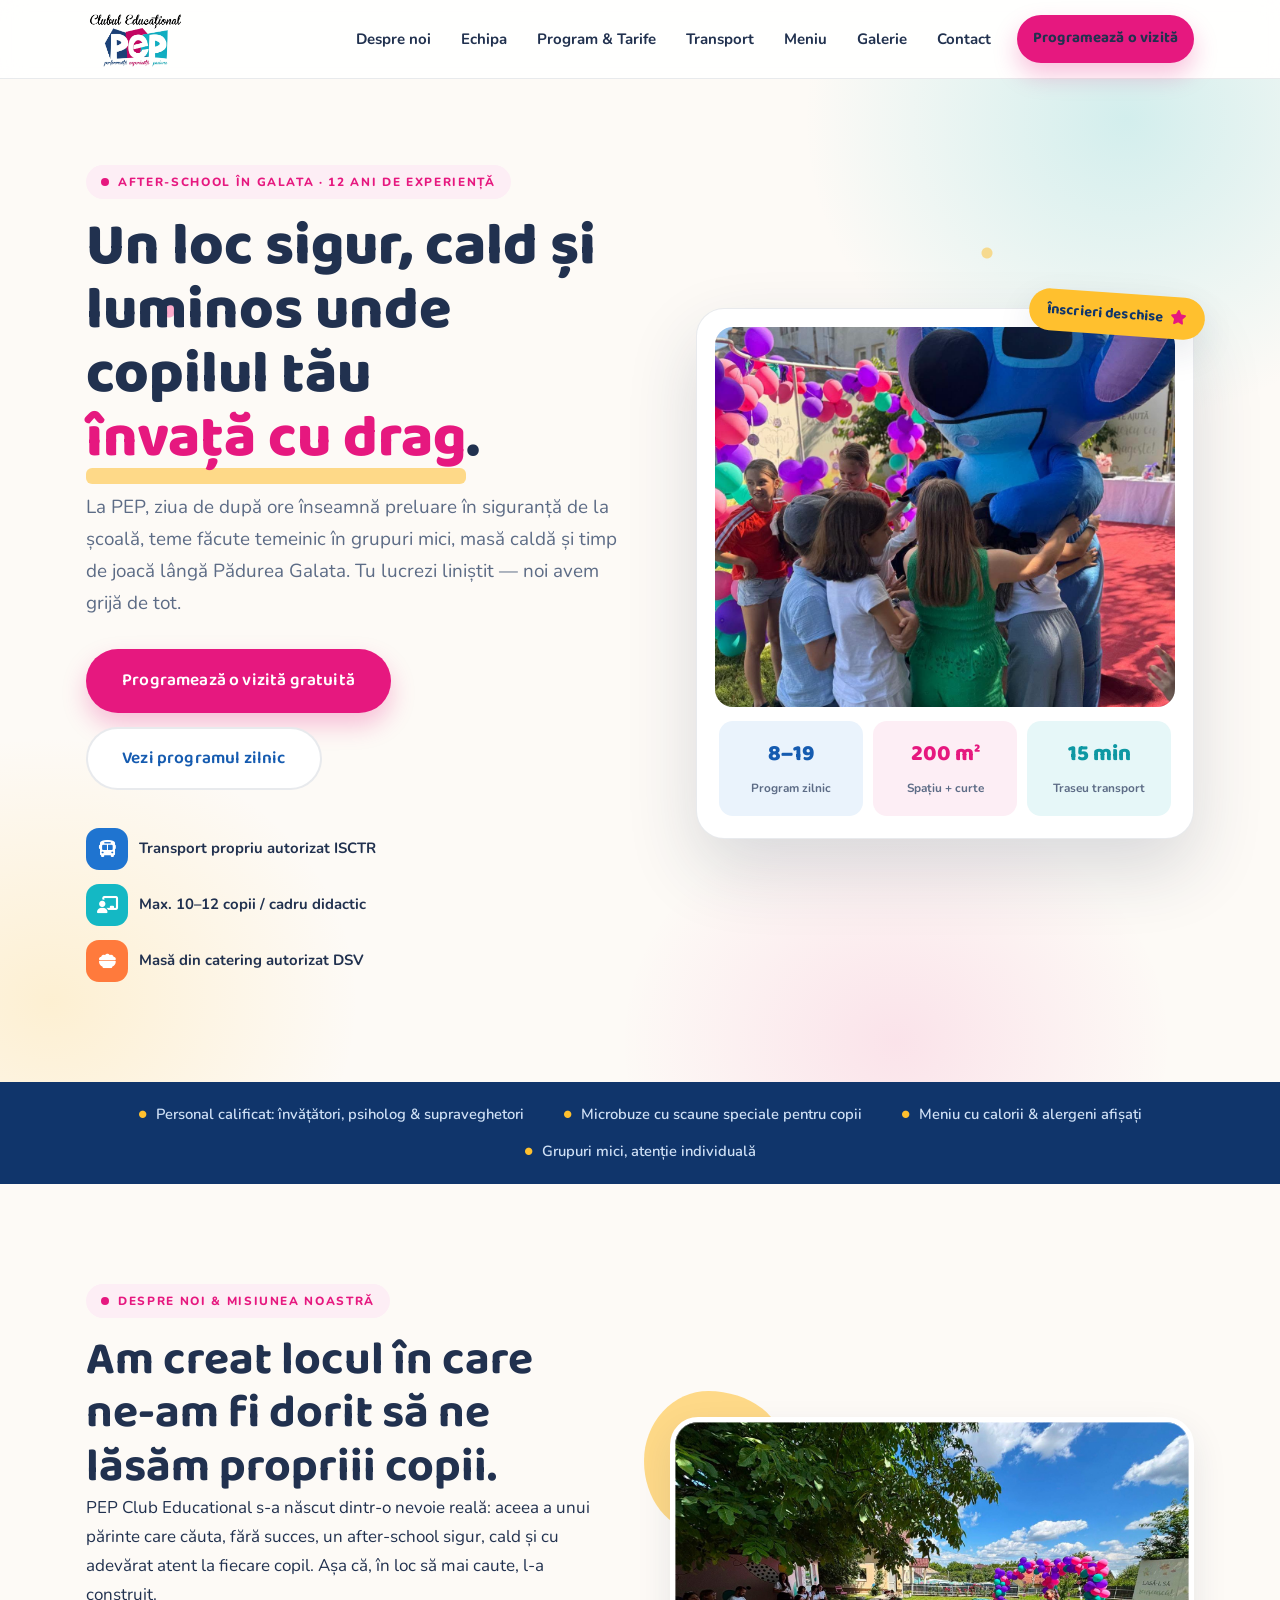
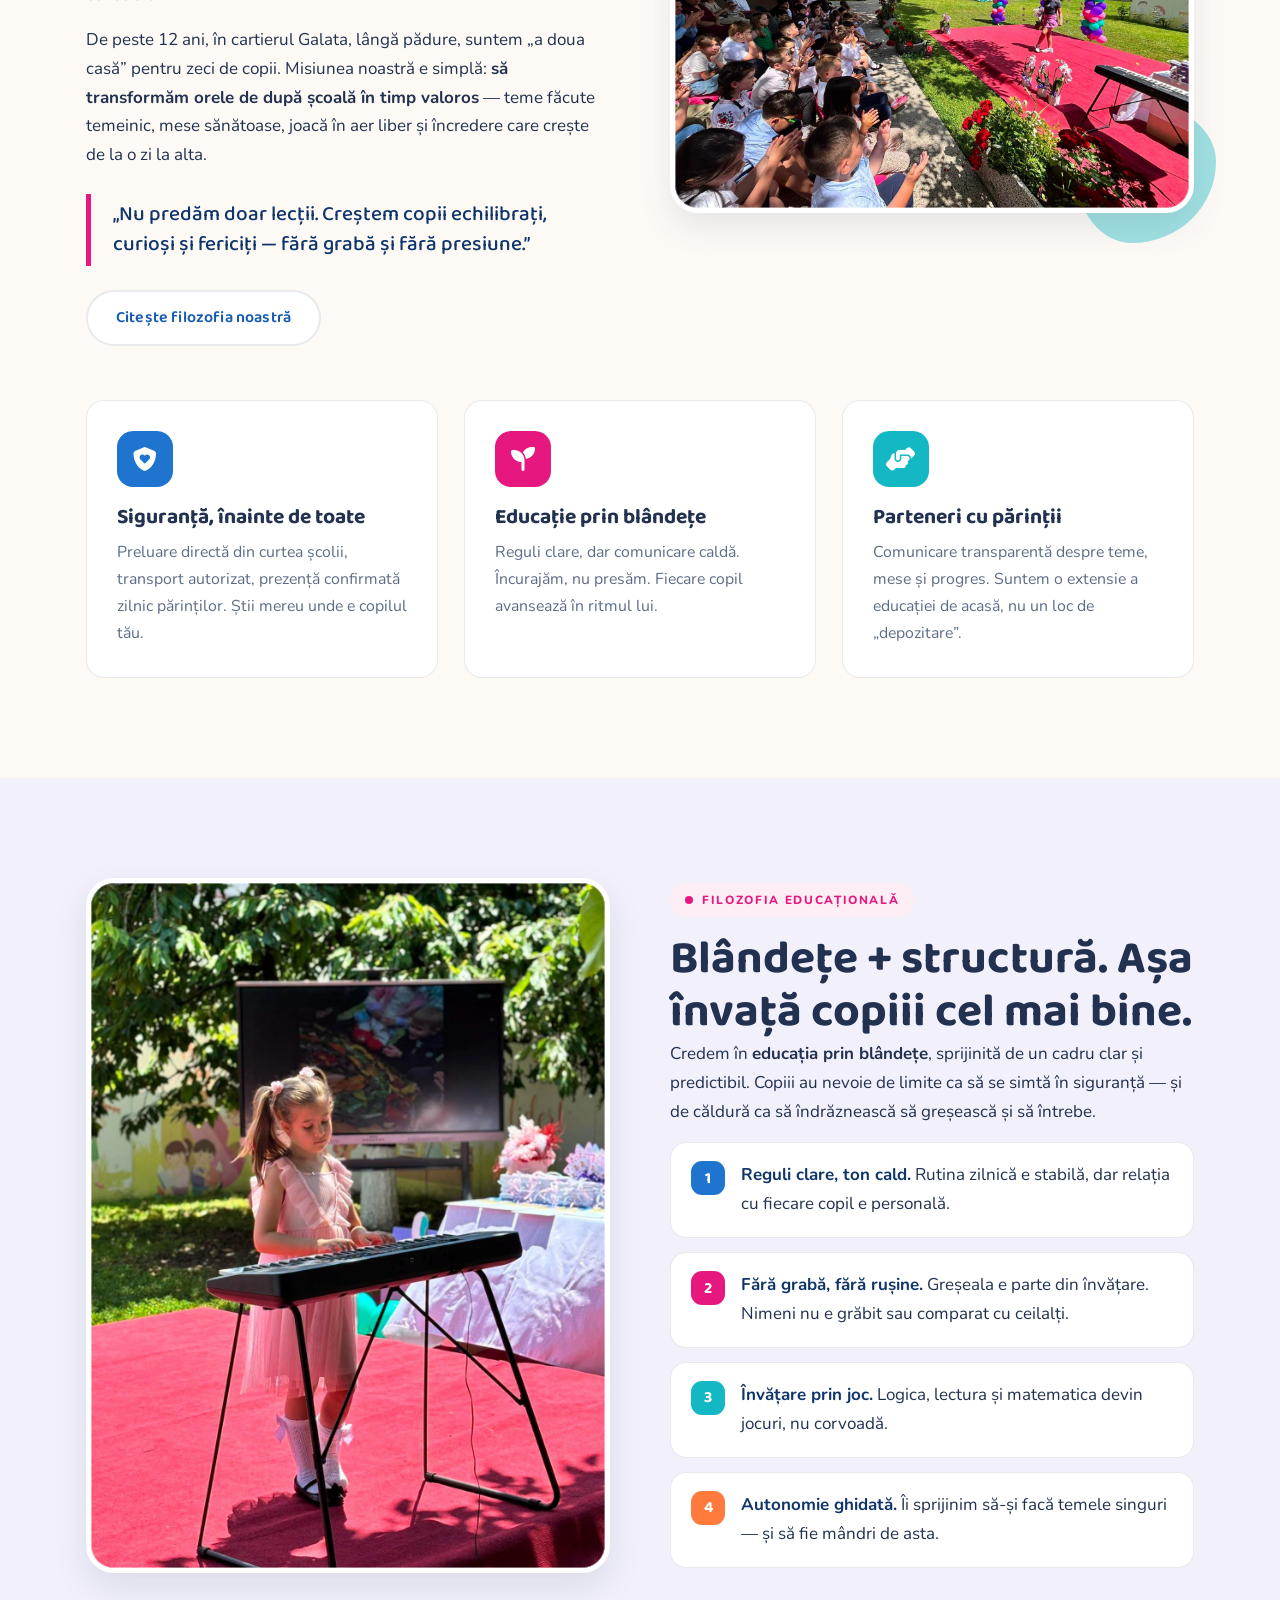
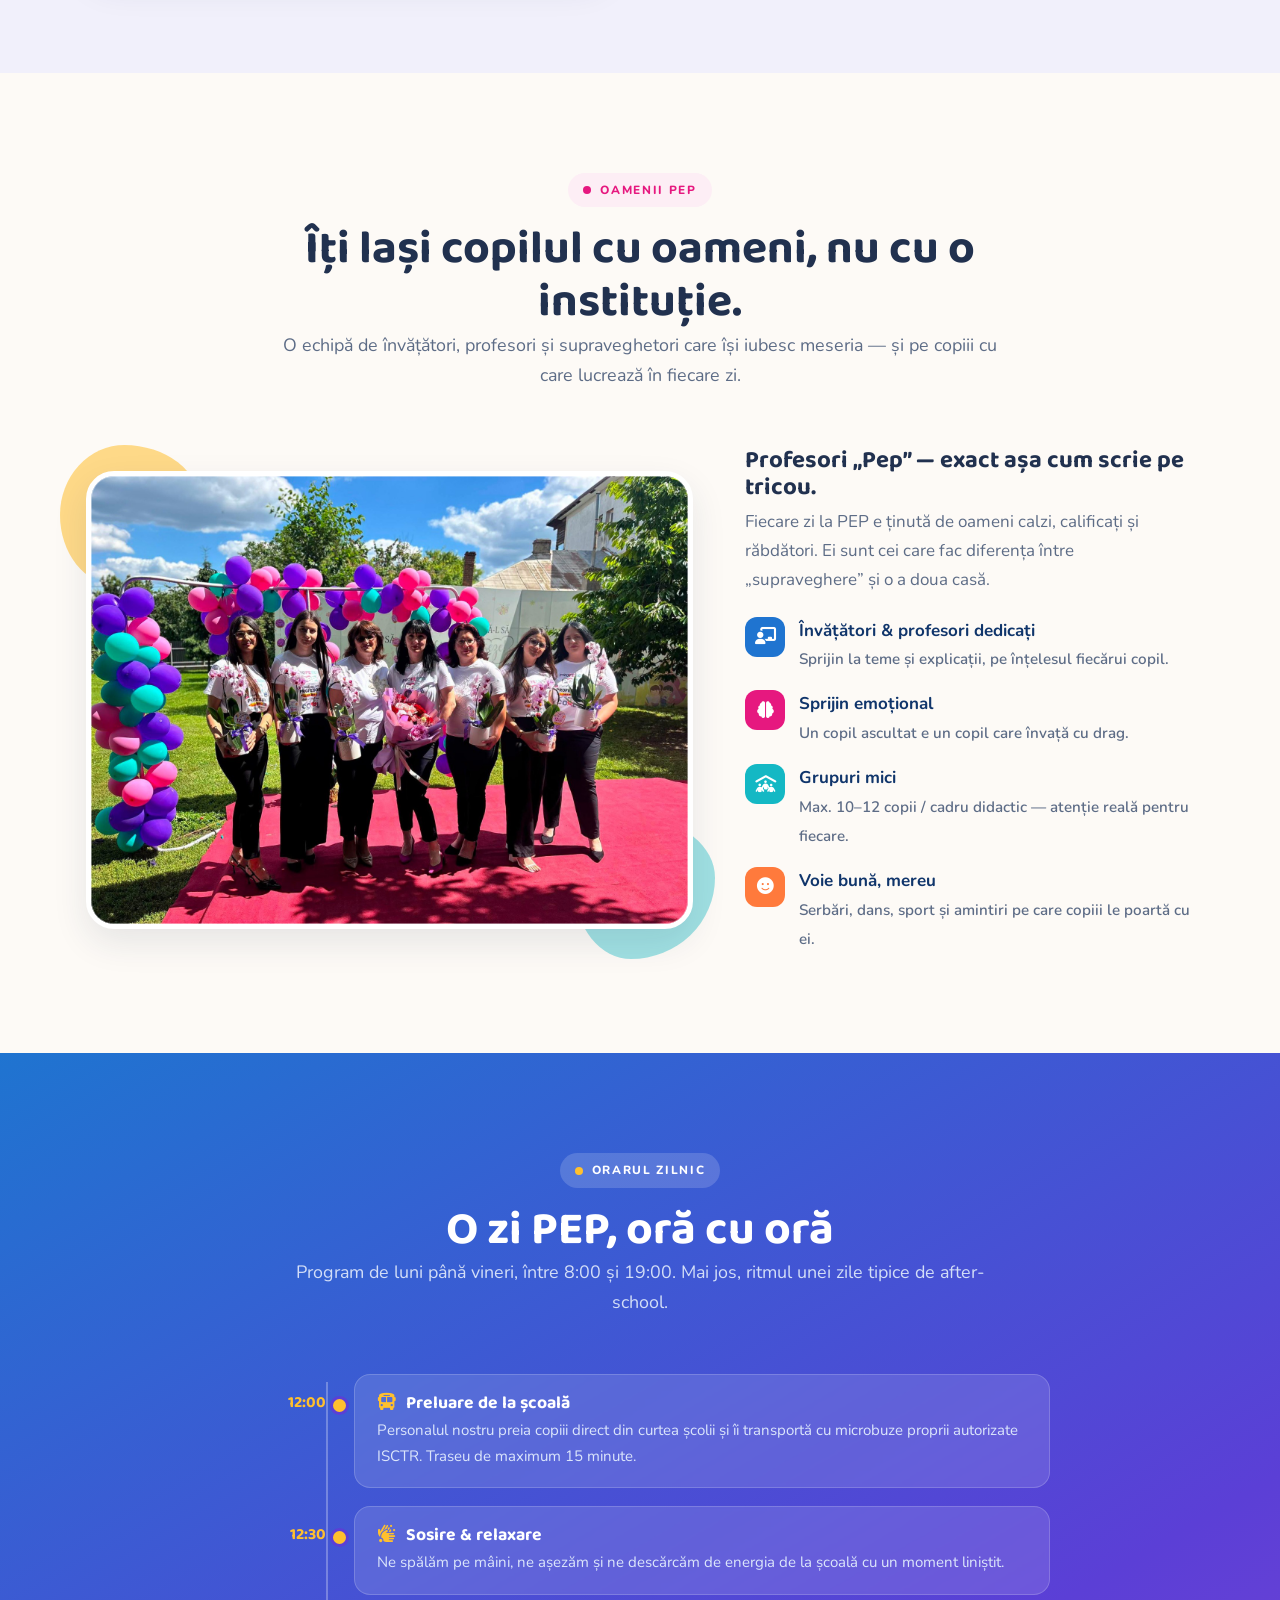
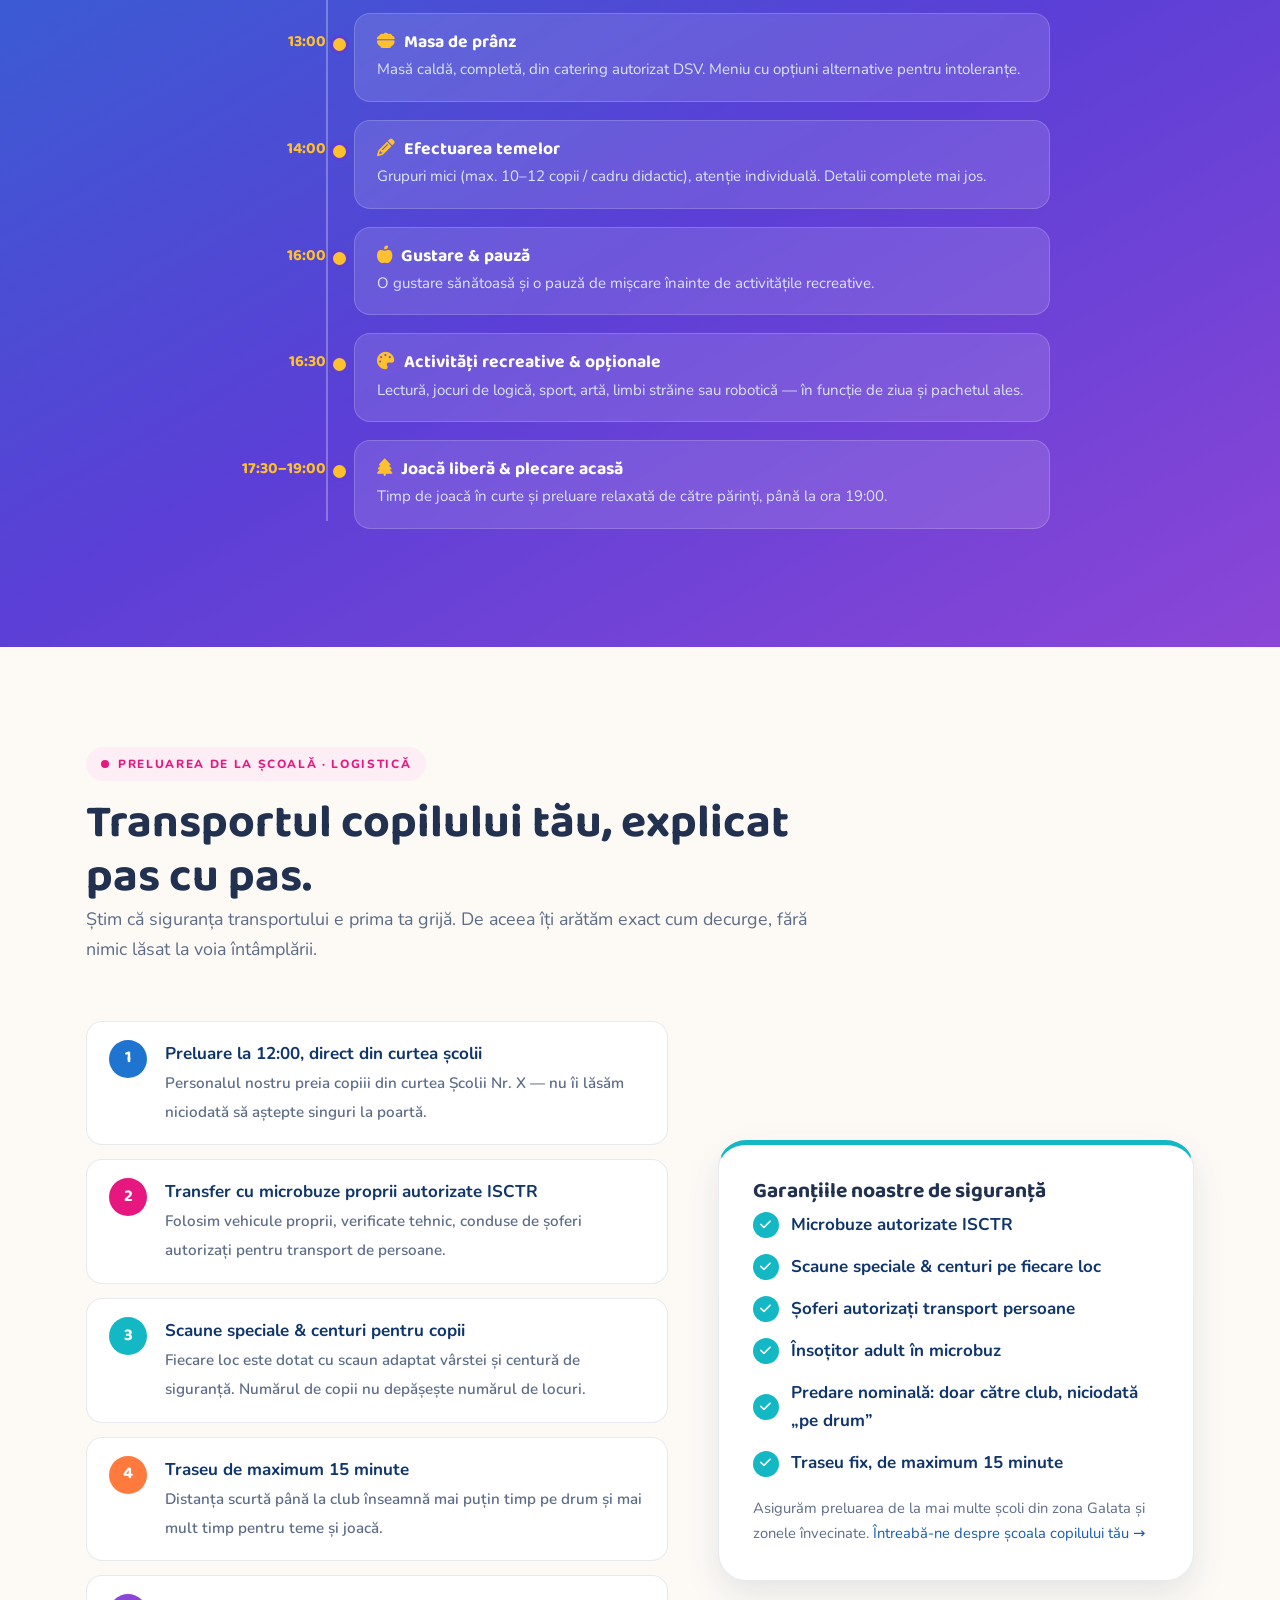
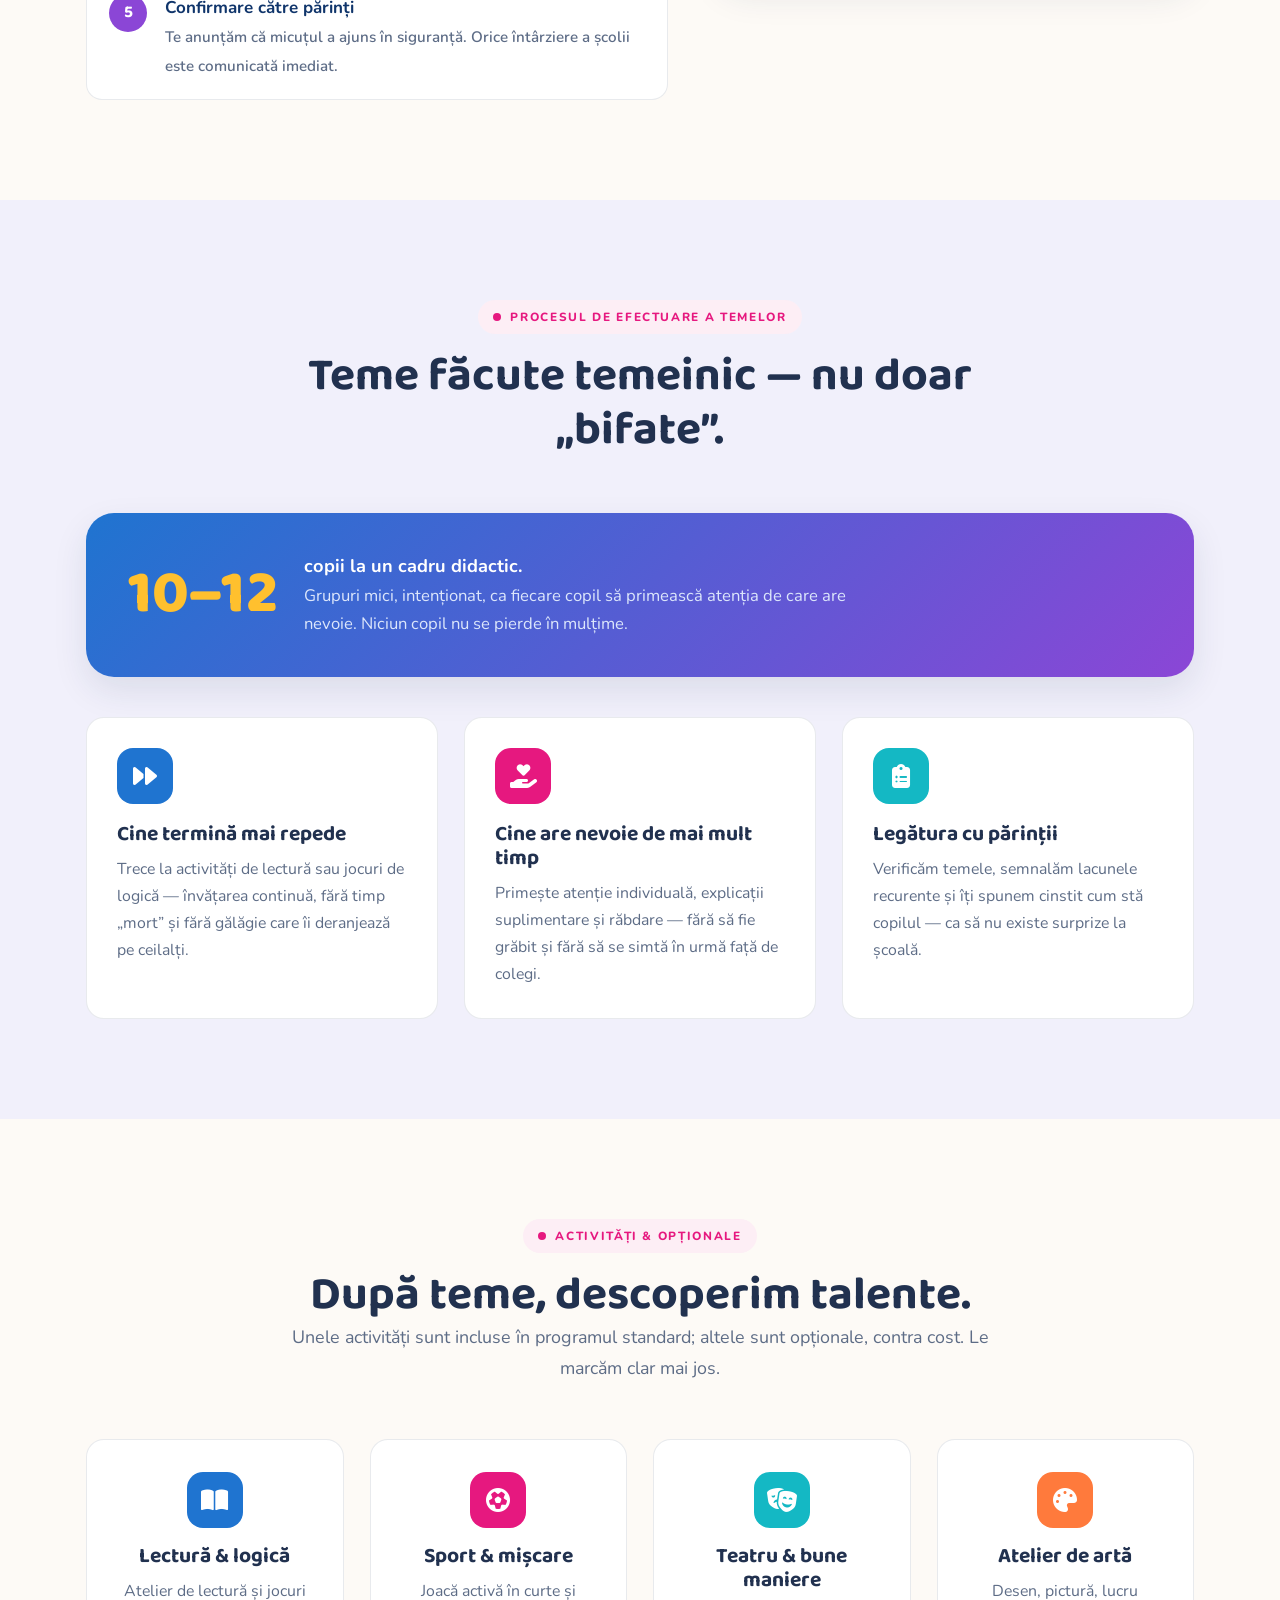
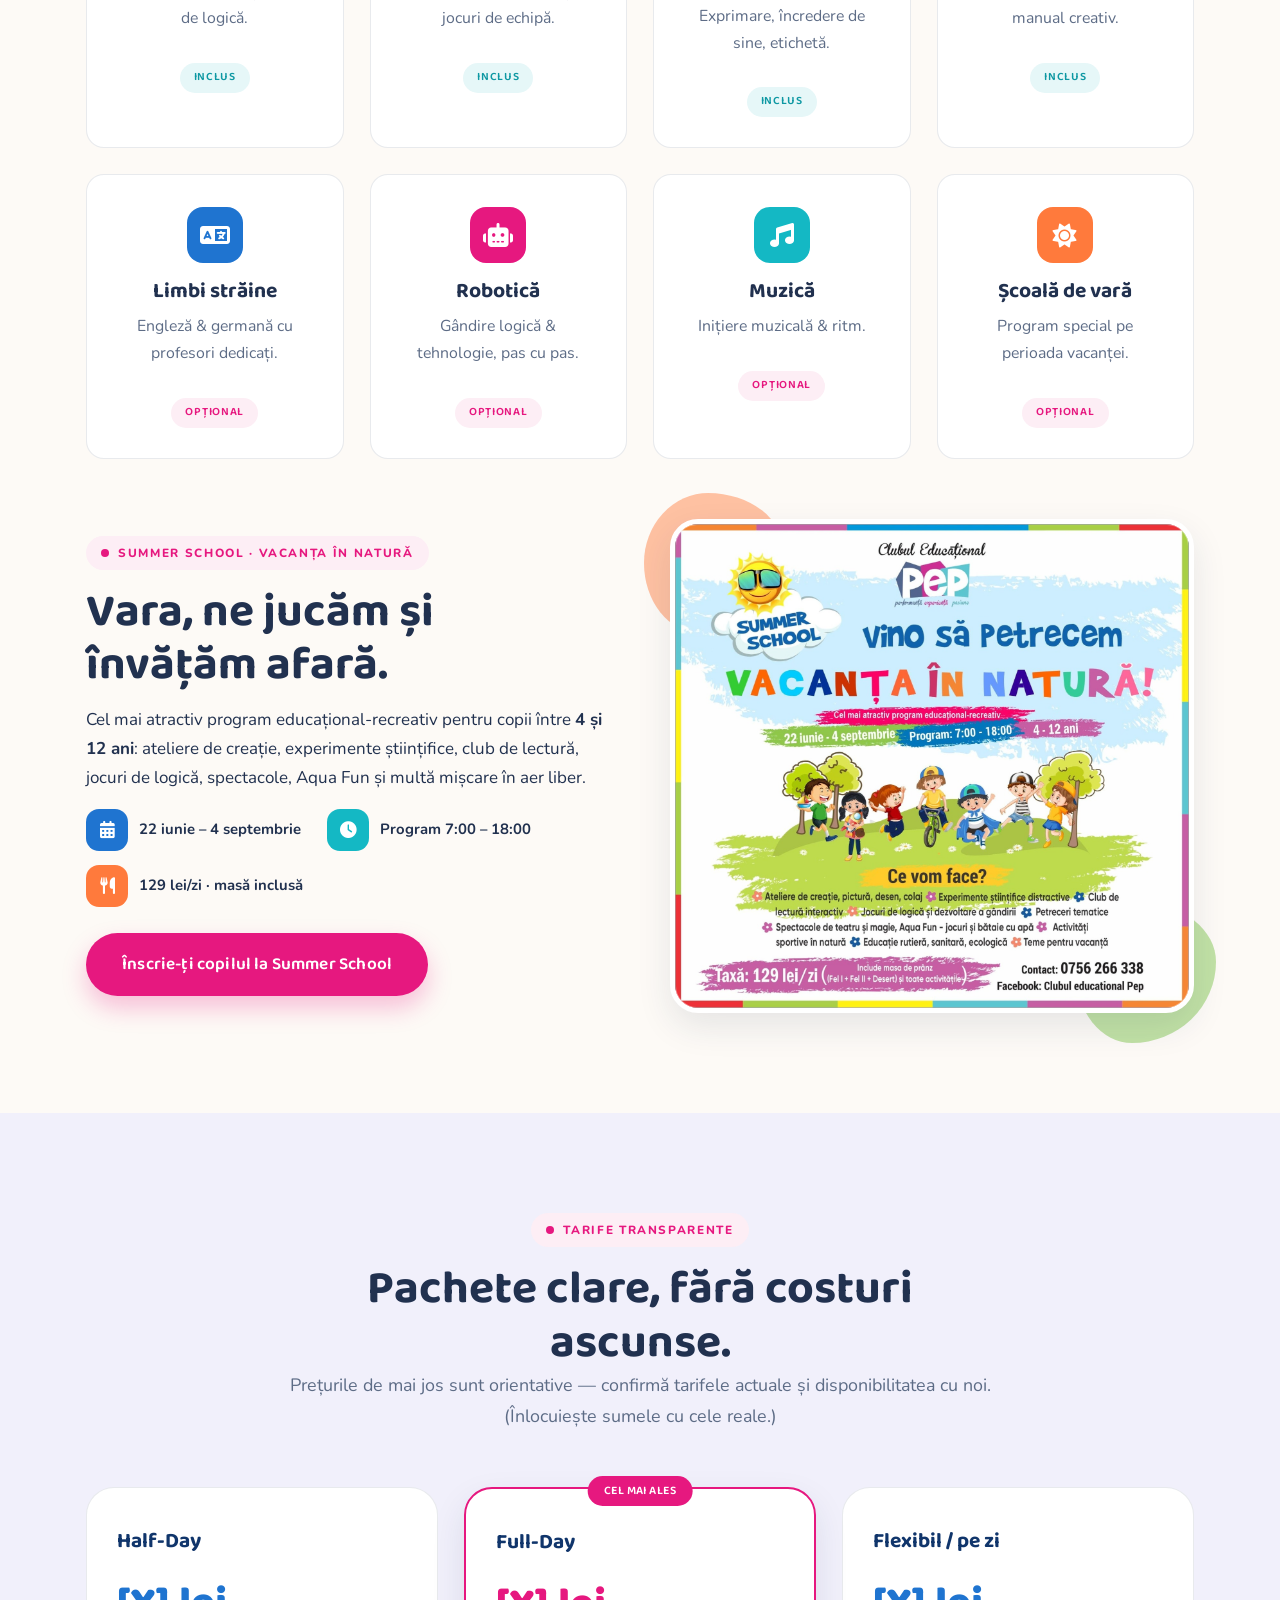
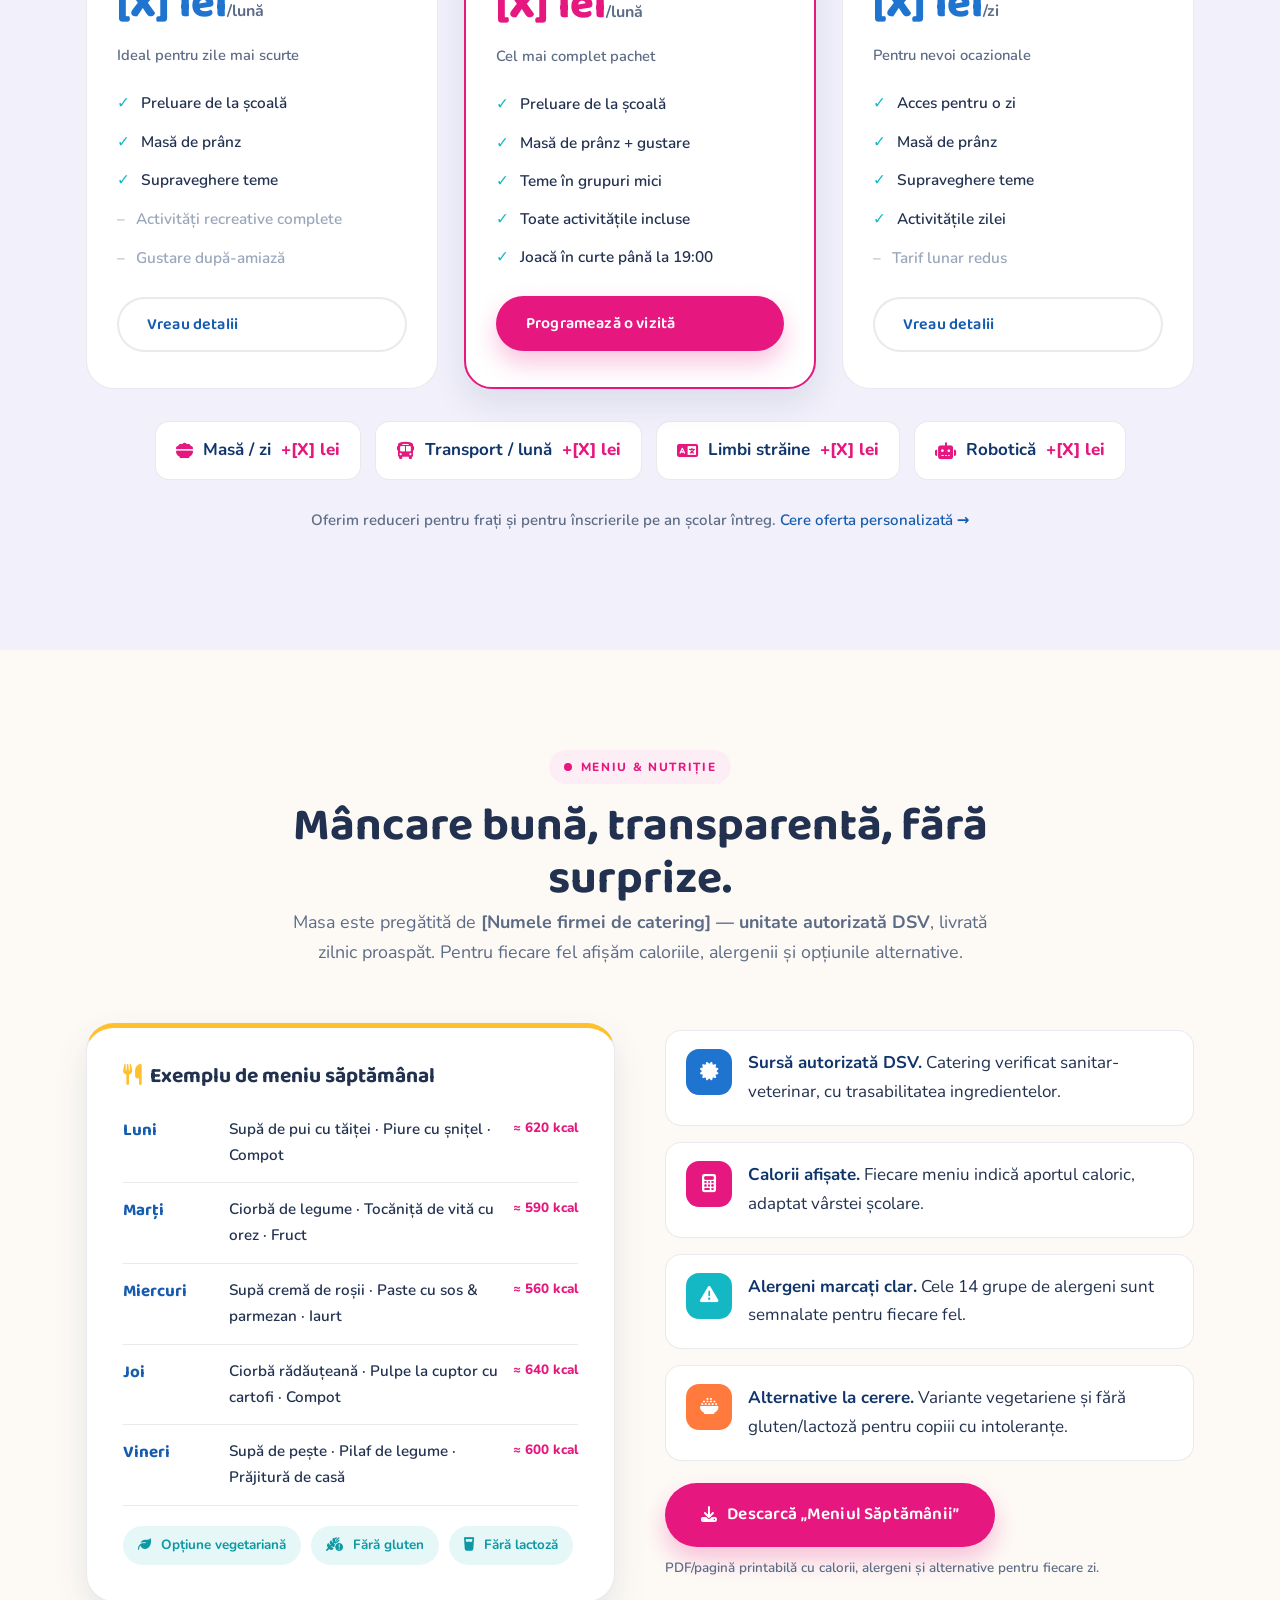
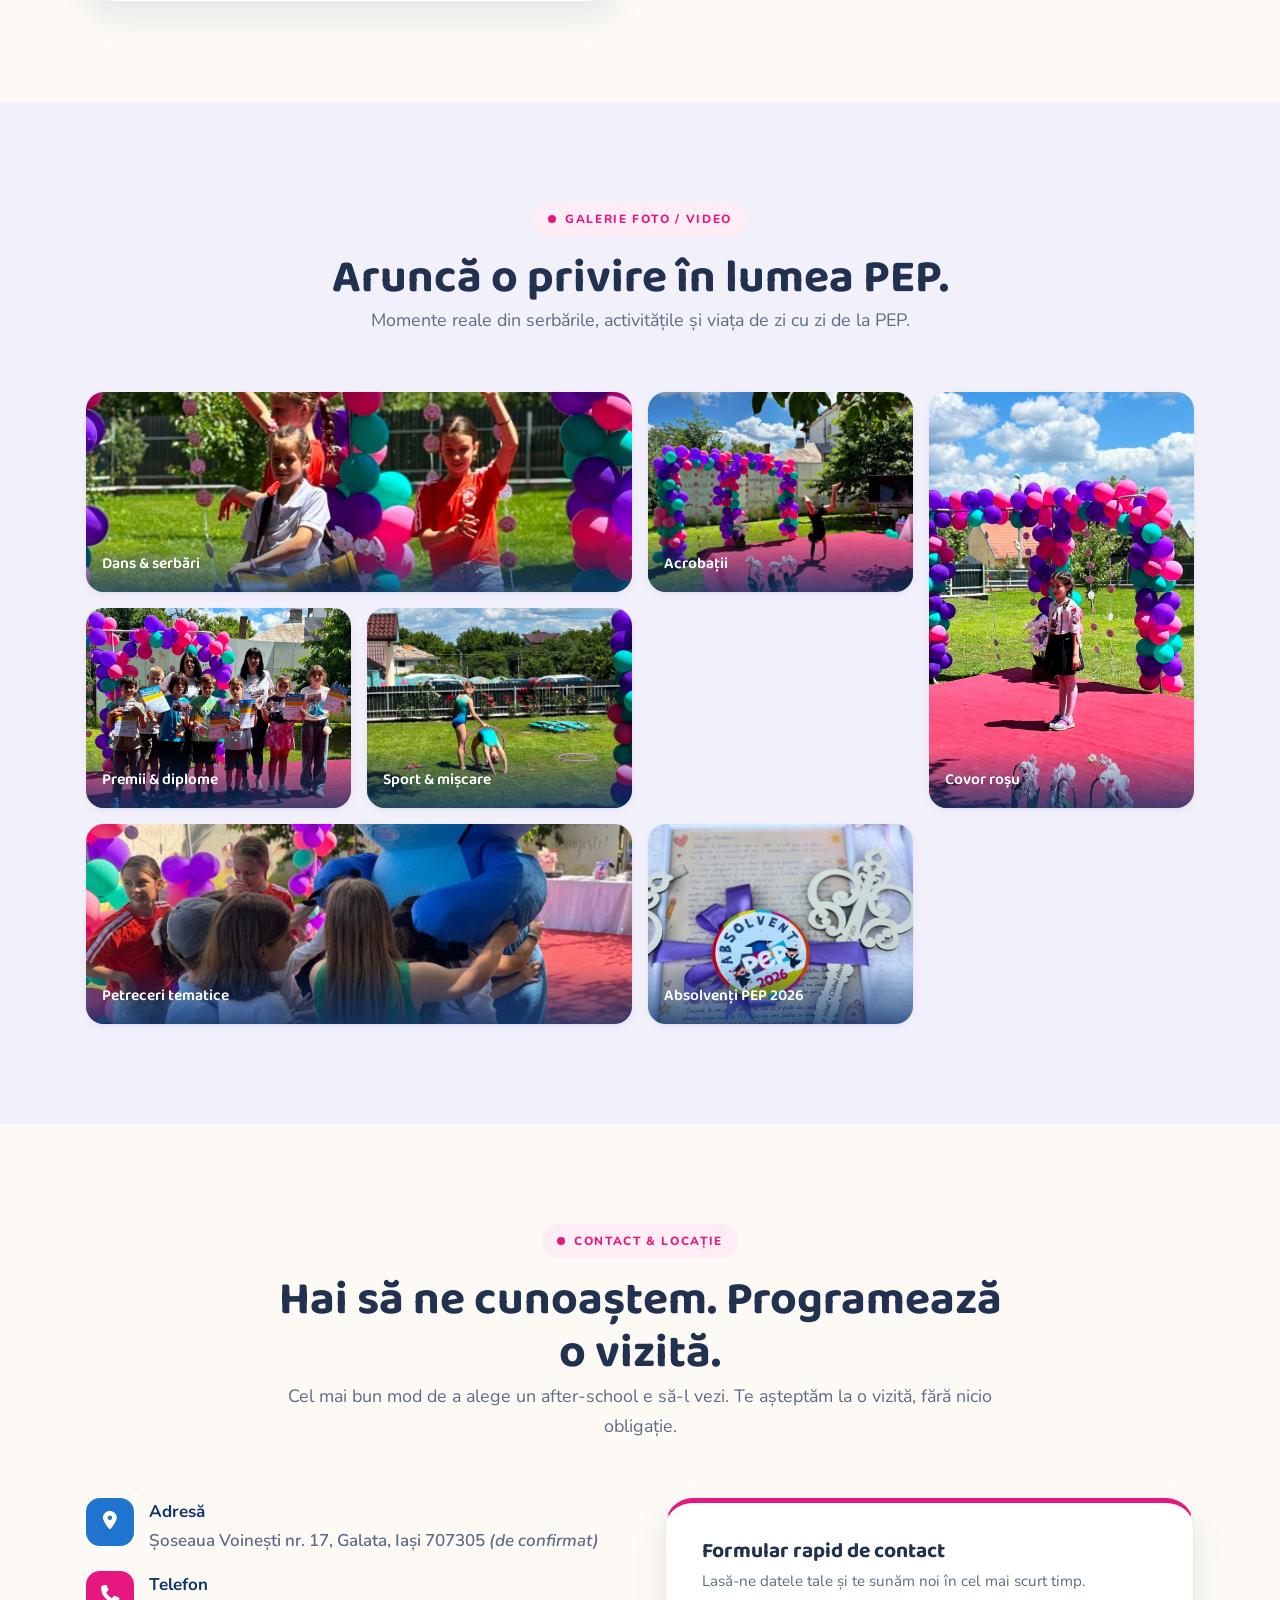
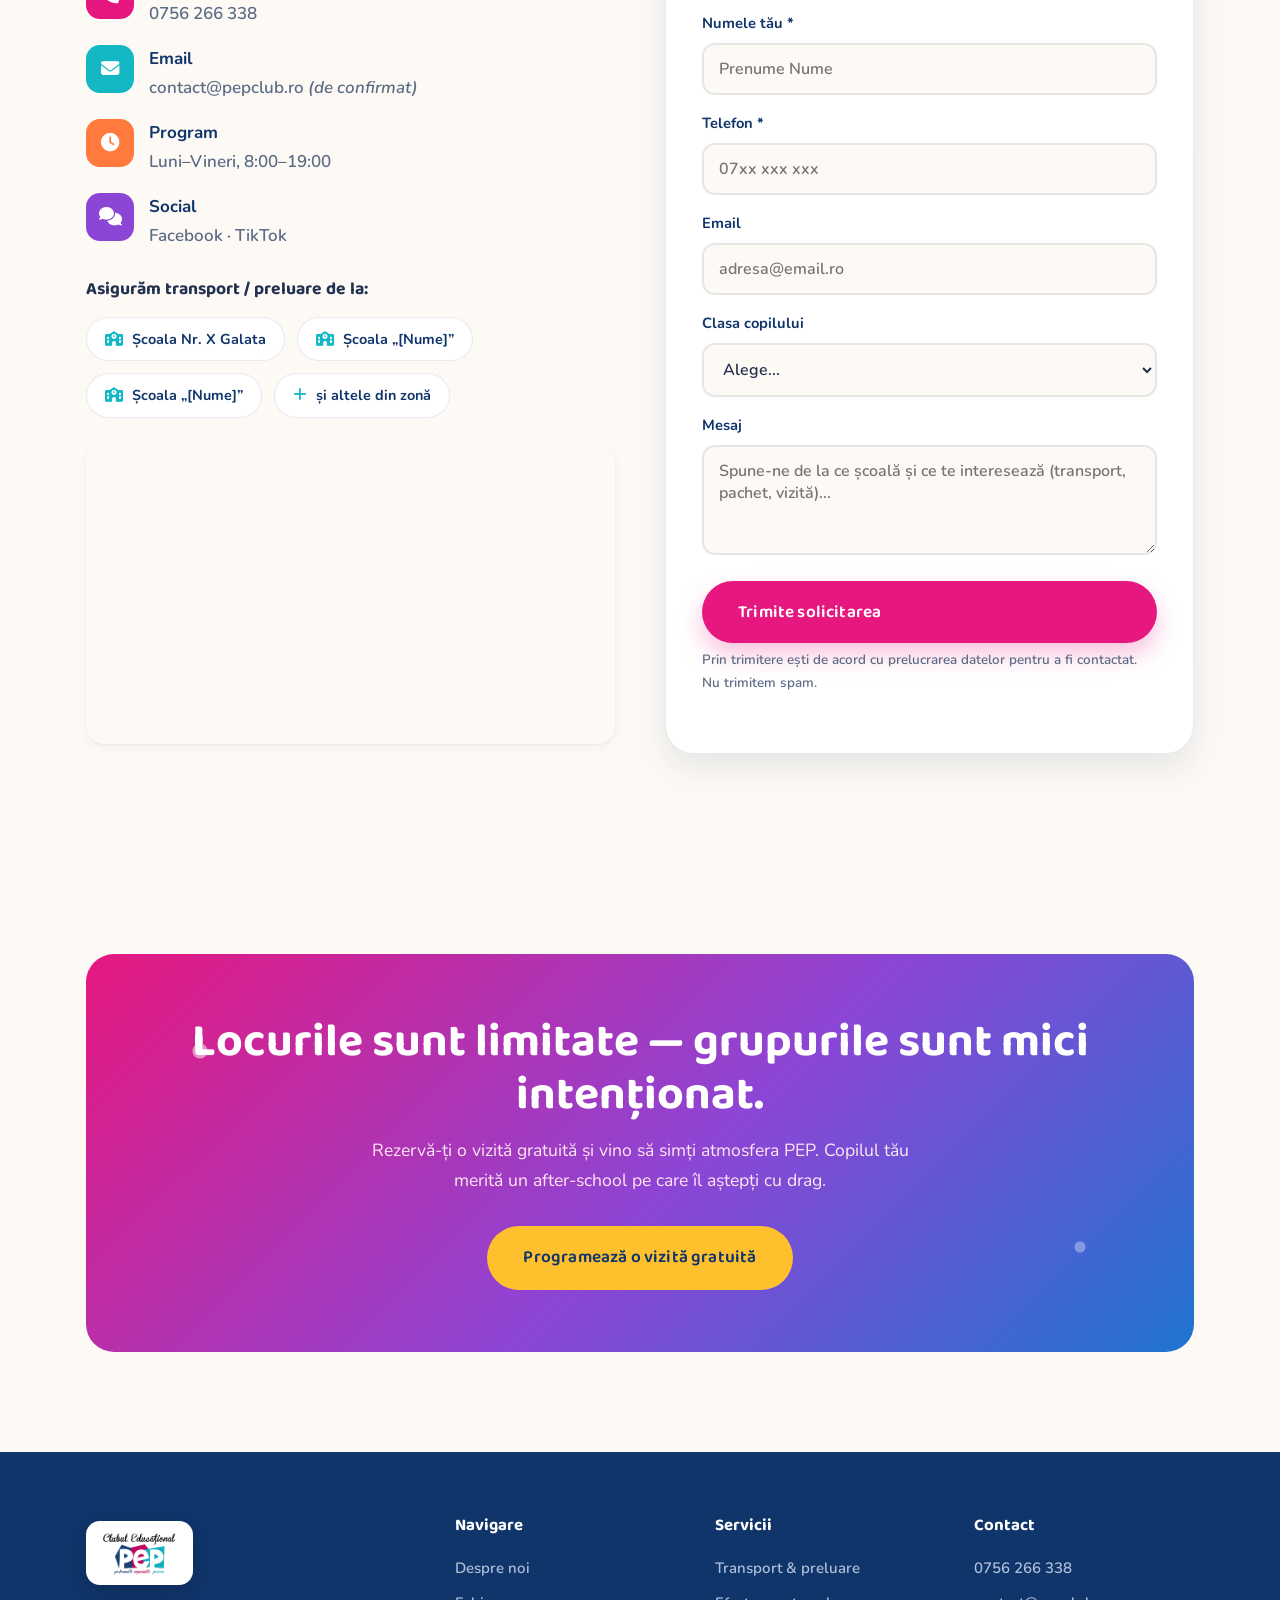
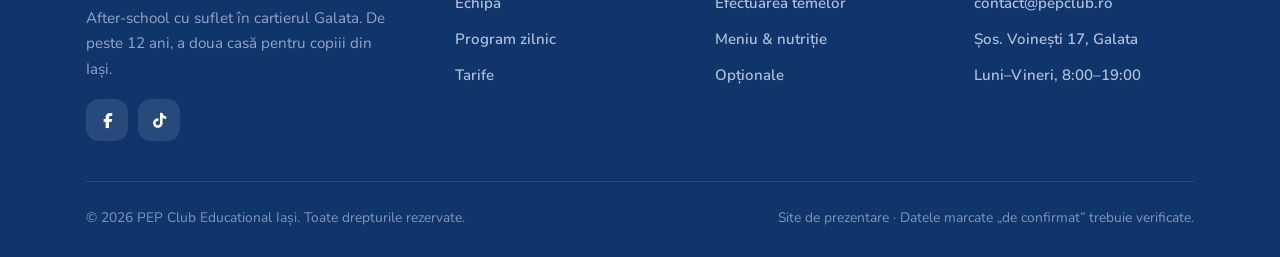
<file: index.html>
<!DOCTYPE html>
<html lang="ro">
<head>
  <meta charset="UTF-8" />
  <meta name="viewport" content="width=device-width, initial-scale=1.0" />
  <title>PEP Club Educational Iași — After-school cu suflet în Galata</title>
  <meta name="description" content="Club educational PEP Iași: after-school cu preluare sigură de la școală, teme supravegheate (max. 10–12 copii/cadru didactic), masă caldă din catering autorizat și activități creative. Lângă Pădurea Galata." />
  <meta name="theme-color" content="#1f74d0" />
  <link rel="preconnect" href="https://fonts.googleapis.com" />
  <link rel="preconnect" href="https://fonts.gstatic.com" crossorigin />
  <link href="https://fonts.googleapis.com/css2?family=Baloo+2:wght@500;600;700;800&family=Nunito:wght@400;500;600;700;800&display=swap" rel="stylesheet" />
  <link rel="stylesheet" href="https://cdnjs.cloudflare.com/ajax/libs/font-awesome/6.5.2/css/all.min.css" referrerpolicy="no-referrer" />
  <link rel="stylesheet" href="assets/css/style.css" />
  <link rel="icon" href="data:image/svg+xml,<svg xmlns='http://www.w3.org/2000/svg' viewBox='0 0 100 100'><rect width='100' height='100' rx='24' fill='%231f74d0'/><text x='50' y='70' font-size='52' text-anchor='middle' fill='%23ffffff' font-family='Trebuchet MS,sans-serif' font-weight='bold'>P</text></svg>" />
</head>
<body>

  <!-- ============ HEADER ============ -->
  <header class="site-header">
    <nav class="container nav">
      <a class="brand" href="#top" aria-label="PEP Club Educational acasă">
        <img class="brand-logo" src="assets/img/logo-pep.png" alt="Clubul Educational PEP — performanță, experiență, pasiune" />
      </a>
      <ul class="nav-links" id="navLinks">
        <li><a href="#despre">Despre noi</a></li>
        <li><a href="#echipa">Echipa</a></li>
        <li><a href="#program">Program &amp; Tarife</a></li>
        <li><a href="#logistica">Transport</a></li>
        <li><a href="#meniu">Meniu</a></li>
        <li><a href="#galerie">Galerie</a></li>
        <li><a href="#contact">Contact</a></li>
        <li class="nav-cta"><a class="btn btn-primary" href="#contact">Programează o vizită</a></li>
      </ul>
      <button class="nav-toggle" id="navToggle" aria-label="Meniu" aria-expanded="false">
        <span></span><span></span><span></span>
      </button>
    </nav>
  </header>

  <span id="top"></span>

  <!-- ============ HERO ============ -->
  <section class="hero">
    <div class="container hero-grid">
      <div class="hero-copy">
        <span class="eyebrow">After-school în Galata · 12 ani de experiență</span>
        <h1>Un loc sigur, cald și luminos unde copilul tău <span class="accent">învață cu drag</span>.</h1>
        <p class="hero-lead">La PEP, ziua de după ore înseamnă preluare în siguranță de la școală, teme făcute temeinic în grupuri mici, masă caldă și timp de joacă lângă Pădurea Galata. Tu lucrezi liniștit — noi avem grijă de tot.</p>
        <div class="hero-actions">
          <a class="btn btn-primary btn-lg" href="#contact">Programează o vizită gratuită</a>
          <a class="btn btn-ghost btn-lg" href="#program">Vezi programul zilnic</a>
        </div>
        <div class="hero-badges">
          <div class="hero-badge"><span class="ic"><i class="fa-solid fa-bus"></i></span> Transport propriu autorizat ISCTR</div>
          <div class="hero-badge"><span class="ic"><i class="fa-solid fa-chalkboard-user"></i></span> Max. 10–12 copii / cadru didactic</div>
          <div class="hero-badge"><span class="ic"><i class="fa-solid fa-bowl-food"></i></span> Masă din catering autorizat DSV</div>
        </div>
      </div>

      <div class="hero-card reveal">
        <div class="hero-floaty">Înscrieri deschise <i class="fa-solid fa-star"></i></div>
        <div class="hero-photo">
          <img src="assets/img/mascot-stitch.jpg" alt="Copii fericiți la un eveniment PEP, alături de o mascotă" loading="eager" />
        </div>
        <div class="hero-mini">
          <div><strong>8–19</strong><span>Program zilnic</span></div>
          <div><strong>200 m²</strong><span>Spațiu + curte</span></div>
          <div><strong>15 min</strong><span>Traseu transport</span></div>
        </div>
      </div>
    </div>
  </section>

  <!-- ============ TRUST STRIP ============ -->
  <div class="trust">
    <div class="container">
      <span><i class="fa-solid fa-circle dot"></i> Personal calificat: învățători, psiholog &amp; supraveghetori</span>
      <span><i class="fa-solid fa-circle dot"></i> Microbuze cu scaune speciale pentru copii</span>
      <span><i class="fa-solid fa-circle dot"></i> Meniu cu calorii &amp; alergeni afișați</span>
      <span><i class="fa-solid fa-circle dot"></i> Grupuri mici, atenție individuală</span>
    </div>
  </div>

  <!-- ============ DESPRE NOI / POVESTE ============ -->
  <section class="section" id="despre">
    <div class="container">
      <div class="split">
        <div>
          <span class="eyebrow">Despre noi &amp; misiunea noastră</span>
          <h2>Am creat locul în care ne-am fi dorit să ne lăsăm propriii copii.</h2>
          <p>PEP Club Educational s-a născut dintr-o nevoie reală: aceea a unui părinte care căuta, fără succes, un after-school sigur, cald și cu adevărat atent la fiecare copil. Așa că, în loc să mai caute, l-a construit.</p>
          <p>De peste 12 ani, în cartierul Galata, lângă pădure, suntem „a doua casă” pentru zeci de copii. Misiunea noastră e simplă: <strong>să transformăm orele de după școală în timp valoros</strong> — teme făcute temeinic, mese sănătoase, joacă în aer liber și încredere care crește de la o zi la alta.</p>
          <div class="quote-block">„Nu predăm doar lecții. Creștem copii echilibrați, curioși și fericiți — fără grabă și fără presiune.”</div>
          <a class="btn btn-ghost" href="#filozofie">Citește filozofia noastră</a>
        </div>
        <div class="split-media">
          <span class="blob b1"></span><span class="blob b2"></span>
          <div class="media-box">
            <img src="assets/img/audience.jpg" alt="Copii și părinți la o serbare PEP, în curtea din Galata" loading="lazy" />
          </div>
        </div>
      </div>

      <div class="grid grid-3" style="margin-top:54px;">
        <div class="card value-card reveal">
          <div class="ic-badge"><i class="fa-solid fa-shield-heart"></i></div>
          <h3>Siguranță, înainte de toate</h3>
          <p>Preluare directă din curtea școlii, transport autorizat, prezență confirmată zilnic părinților. Știi mereu unde e copilul tău.</p>
        </div>
        <div class="card value-card reveal">
          <div class="ic-badge"><i class="fa-solid fa-seedling"></i></div>
          <h3>Educație prin blândețe</h3>
          <p>Reguli clare, dar comunicare caldă. Încurajăm, nu presăm. Fiecare copil avansează în ritmul lui.</p>
        </div>
        <div class="card value-card reveal">
          <div class="ic-badge"><i class="fa-solid fa-handshake-angle"></i></div>
          <h3>Parteneri cu părinții</h3>
          <p>Comunicare transparentă despre teme, mese și progres. Suntem o extensie a educației de acasă, nu un loc de „depozitare”.</p>
        </div>
      </div>
    </div>
  </section>

  <!-- ============ FILOZOFIE EDUCAȚIONALĂ ============ -->
  <section class="section section--tint" id="filozofie">
    <div class="container">
      <div class="split flip">
        <div class="split-media">
          <span class="blob b1" style="background:var(--magenta);opacity:.4;"></span><span class="blob b2" style="background:var(--blue);opacity:.4;"></span>
          <div class="media-box">
            <img src="assets/img/piano.jpg" alt="Fetiță concentrată cântând la pian în cadrul unei activități PEP" loading="lazy" />
          </div>
        </div>
        <div>
          <span class="eyebrow">Filozofia educațională</span>
          <h2>Blândețe + structură. Așa învață copiii cel mai bine.</h2>
          <p>Credem în <strong>educația prin blândețe</strong>, sprijinită de un cadru clar și predictibil. Copiii au nevoie de limite ca să se simtă în siguranță — și de căldură ca să îndrăznească să greșească și să întrebe.</p>
          <ul class="philo-list">
            <li><span class="tick">1</span><div><strong>Reguli clare, ton cald.</strong> Rutina zilnică e stabilă, dar relația cu fiecare copil e personală.</div></li>
            <li><span class="tick">2</span><div><strong>Fără grabă, fără rușine.</strong> Greșeala e parte din învățare. Nimeni nu e grăbit sau comparat cu ceilalți.</div></li>
            <li><span class="tick">3</span><div><strong>Învățare prin joc.</strong> Logica, lectura și matematica devin jocuri, nu corvoadă.</div></li>
            <li><span class="tick">4</span><div><strong>Autonomie ghidată.</strong> Îi sprijinim să-și facă temele singuri — și să fie mândri de asta.</div></li>
          </ul>
        </div>
      </div>
    </div>
  </section>

  <!-- ============ ECHIPA ============ -->
  <section class="section" id="echipa">
    <div class="container">
      <div class="section-head center">
        <span class="eyebrow">Oamenii PEP</span>
        <h2>Îți lași copilul cu oameni, nu cu o instituție.</h2>
        <p>O echipă de învățători, profesori și supraveghetori care își iubesc meseria — și pe copiii cu care lucrează în fiecare zi.</p>
      </div>
      <div class="team-feature">
        <div class="split-media reveal">
          <span class="blob b1"></span><span class="blob b2"></span>
          <div class="media-box">
            <img src="assets/img/team.jpg" alt="Echipa de cadre didactice PEP la serbarea de final de an" loading="lazy" />
          </div>
        </div>
        <div>
          <h3 style="font-size:1.5rem;margin-bottom:6px;">Profesori „Pep” — exact așa cum scrie pe tricou.</h3>
          <p style="color:var(--ink-soft);">Fiecare zi la PEP e ținută de oameni calzi, calificați și răbdători. Ei sunt cei care fac diferența între „supraveghere” și o a doua casă.</p>
          <ul class="team-points">
            <li><span class="ic"><i class="fa-solid fa-chalkboard-user"></i></span><div><strong>Învățători &amp; profesori dedicați</strong><span>Sprijin la teme și explicații, pe înțelesul fiecărui copil.</span></div></li>
            <li><span class="ic"><i class="fa-solid fa-brain"></i></span><div><strong>Sprijin emoțional</strong><span>Un copil ascultat e un copil care învață cu drag.</span></div></li>
            <li><span class="ic"><i class="fa-solid fa-people-roof"></i></span><div><strong>Grupuri mici</strong><span>Max. 10–12 copii / cadru didactic — atenție reală pentru fiecare.</span></div></li>
            <li><span class="ic"><i class="fa-solid fa-face-smile"></i></span><div><strong>Voie bună, mereu</strong><span>Serbări, dans, sport și amintiri pe care copiii le poartă cu ei.</span></div></li>
          </ul>
        </div>
      </div>
    </div>
  </section>

  <!-- ============ PROGRAM ZILNIC (TIMELINE) ============ -->
  <section class="section section--green" id="program">
    <div class="container">
      <div class="section-head center">
        <span class="eyebrow">Orarul zilnic</span>
        <h2>O zi PEP, oră cu oră</h2>
        <p>Program de luni până vineri, între 8:00 și 19:00. Mai jos, ritmul unei zile tipice de after-school.</p>
      </div>
      <div class="timeline">
        <div class="tl-item">
          <div class="tl-time">12:00</div>
          <div class="tl-card"><h3><i class="fa-solid fa-bus"></i>Preluare de la școală</h3><p>Personalul nostru preia copiii direct din curtea școlii și îi transportă cu microbuze proprii autorizate ISCTR. Traseu de maximum 15 minute.</p></div>
        </div>
        <div class="tl-item">
          <div class="tl-time">12:30</div>
          <div class="tl-card"><h3><i class="fa-solid fa-hands-wash"></i>Sosire &amp; relaxare</h3><p>Ne spălăm pe mâini, ne așezăm și ne descărcăm de energia de la școală cu un moment liniștit.</p></div>
        </div>
        <div class="tl-item">
          <div class="tl-time">13:00</div>
          <div class="tl-card"><h3><i class="fa-solid fa-bowl-food"></i>Masa de prânz</h3><p>Masă caldă, completă, din catering autorizat DSV. Meniu cu opțiuni alternative pentru intoleranțe.</p></div>
        </div>
        <div class="tl-item">
          <div class="tl-time">14:00</div>
          <div class="tl-card"><h3><i class="fa-solid fa-pencil"></i>Efectuarea temelor</h3><p>Grupuri mici (max. 10–12 copii / cadru didactic), atenție individuală. Detalii complete mai jos.</p></div>
        </div>
        <div class="tl-item">
          <div class="tl-time">16:00</div>
          <div class="tl-card"><h3><i class="fa-solid fa-apple-whole"></i>Gustare &amp; pauză</h3><p>O gustare sănătoasă și o pauză de mișcare înainte de activitățile recreative.</p></div>
        </div>
        <div class="tl-item">
          <div class="tl-time">16:30</div>
          <div class="tl-card"><h3><i class="fa-solid fa-palette"></i>Activități recreative &amp; opționale</h3><p>Lectură, jocuri de logică, sport, artă, limbi străine sau robotică — în funcție de ziua și pachetul ales.</p></div>
        </div>
        <div class="tl-item">
          <div class="tl-time">17:30–19:00</div>
          <div class="tl-card"><h3><i class="fa-solid fa-tree"></i>Joacă liberă &amp; plecare acasă</h3><p>Timp de joacă în curte și preluare relaxată de către părinți, până la ora 19:00.</p></div>
        </div>
      </div>
    </div>
  </section>

  <!-- ============ LOGISTICA / TRANSPORT ============ -->
  <section class="section" id="logistica">
    <div class="container">
      <div class="section-head">
        <span class="eyebrow">Preluarea de la școală · Logistică</span>
        <h2>Transportul copilului tău, explicat pas cu pas.</h2>
        <p>Știm că siguranța transportului e prima ta grijă. De aceea îți arătăm exact cum decurge, fără nimic lăsat la voia întâmplării.</p>
      </div>
      <div class="logi-grid">
        <ol class="logi-steps">
          <li><div><strong>Preluare la 12:00, direct din curtea școlii</strong><span>Personalul nostru preia copiii din curtea Școlii Nr. X — nu îi lăsăm niciodată să aștepte singuri la poartă.</span></div></li>
          <li><div><strong>Transfer cu microbuze proprii autorizate ISCTR</strong><span>Folosim vehicule proprii, verificate tehnic, conduse de șoferi autorizați pentru transport de persoane.</span></div></li>
          <li><div><strong>Scaune speciale &amp; centuri pentru copii</strong><span>Fiecare loc este dotat cu scaun adaptat vârstei și centură de siguranță. Numărul de copii nu depășește numărul de locuri.</span></div></li>
          <li><div><strong>Traseu de maximum 15 minute</strong><span>Distanța scurtă până la club înseamnă mai puțin timp pe drum și mai mult timp pentru teme și joacă.</span></div></li>
          <li><div><strong>Confirmare către părinți</strong><span>Te anunțăm că micuțul a ajuns în siguranță. Orice întârziere a școlii este comunicată imediat.</span></div></li>
        </ol>
        <div class="safety-card reveal">
          <h3>Garanțiile noastre de siguranță</h3>
          <ul>
            <li><span class="ic"><i class="fa-solid fa-check"></i></span> Microbuze autorizate ISCTR</li>
            <li><span class="ic"><i class="fa-solid fa-check"></i></span> Scaune speciale &amp; centuri pe fiecare loc</li>
            <li><span class="ic"><i class="fa-solid fa-check"></i></span> Șoferi autorizați transport persoane</li>
            <li><span class="ic"><i class="fa-solid fa-check"></i></span> Însoțitor adult în microbuz</li>
            <li><span class="ic"><i class="fa-solid fa-check"></i></span> Predare nominală: doar către club, niciodată „pe drum”</li>
            <li><span class="ic"><i class="fa-solid fa-check"></i></span> Traseu fix, de maximum 15 minute</li>
          </ul>
          <p style="margin:18px 0 0;color:var(--ink-soft);font-size:.92rem;">Asigurăm preluarea de la mai multe școli din zona Galata și zonele învecinate. <a href="#contact">Întreabă-ne despre școala copilului tău →</a></p>
        </div>
      </div>
    </div>
  </section>

  <!-- ============ TEME ============ -->
  <section class="section section--tint" id="teme">
    <div class="container">
      <div class="section-head center">
        <span class="eyebrow">Procesul de efectuare a temelor</span>
        <h2>Teme făcute temeinic — nu doar „bifate”.</h2>
      </div>

      <div class="ratio-banner reveal">
        <div class="num">10–12</div>
        <div class="txt"><strong>copii la un cadru didactic.</strong><br>Grupuri mici, intenționat, ca fiecare copil să primească atenția de care are nevoie. Niciun copil nu se pierde în mulțime.</div>
      </div>

      <div class="grid grid-3">
        <div class="card reveal">
          <div class="ic-badge"><i class="fa-solid fa-forward"></i></div>
          <h3>Cine termină mai repede</h3>
          <p>Trece la activități de lectură sau jocuri de logică — învățarea continuă, fără timp „mort” și fără gălăgie care îi deranjează pe ceilalți.</p>
        </div>
        <div class="card reveal">
          <div class="ic-badge"><i class="fa-solid fa-hand-holding-heart"></i></div>
          <h3>Cine are nevoie de mai mult timp</h3>
          <p>Primește atenție individuală, explicații suplimentare și răbdare — fără să fie grăbit și fără să se simtă în urmă față de colegi.</p>
        </div>
        <div class="card reveal">
          <div class="ic-badge"><i class="fa-solid fa-clipboard-list"></i></div>
          <h3>Legătura cu părinții</h3>
          <p>Verificăm temele, semnalăm lacunele recurente și îți spunem cinstit cum stă copilul — ca să nu existe surprize la școală.</p>
        </div>
      </div>
    </div>
  </section>

  <!-- ============ OPȚIONALE ============ -->
  <section class="section" id="optionale">
    <div class="container">
      <div class="section-head center">
        <span class="eyebrow">Activități &amp; opționale</span>
        <h2>După teme, descoperim talente.</h2>
        <p>Unele activități sunt incluse în programul standard; altele sunt opționale, contra cost. Le marcăm clar mai jos.</p>
      </div>
      <div class="grid grid-4">
        <div class="card opt-card reveal"><div class="ic-badge"><i class="fa-solid fa-book-open"></i></div><h3>Lectură &amp; logică</h3><p>Atelier de lectură și jocuri de logică.</p><br><span class="tag tag-in">Inclus</span></div>
        <div class="card opt-card reveal"><div class="ic-badge"><i class="fa-solid fa-futbol"></i></div><h3>Sport &amp; mișcare</h3><p>Joacă activă în curte și jocuri de echipă.</p><br><span class="tag tag-in">Inclus</span></div>
        <div class="card opt-card reveal"><div class="ic-badge"><i class="fa-solid fa-masks-theater"></i></div><h3>Teatru &amp; bune maniere</h3><p>Exprimare, încredere de sine, etichetă.</p><br><span class="tag tag-in">Inclus</span></div>
        <div class="card opt-card reveal"><div class="ic-badge"><i class="fa-solid fa-palette"></i></div><h3>Atelier de artă</h3><p>Desen, pictură, lucru manual creativ.</p><br><span class="tag tag-in">Inclus</span></div>
        <div class="card opt-card reveal"><div class="ic-badge"><i class="fa-solid fa-language"></i></div><h3>Limbi străine</h3><p>Engleză &amp; germană cu profesori dedicați.</p><br><span class="tag tag-extra">Opțional</span></div>
        <div class="card opt-card reveal"><div class="ic-badge"><i class="fa-solid fa-robot"></i></div><h3>Robotică</h3><p>Gândire logică &amp; tehnologie, pas cu pas.</p><br><span class="tag tag-extra">Opțional</span></div>
        <div class="card opt-card reveal"><div class="ic-badge"><i class="fa-solid fa-music"></i></div><h3>Muzică</h3><p>Inițiere muzicală &amp; ritm.</p><br><span class="tag tag-extra">Opțional</span></div>
        <div class="card opt-card reveal"><div class="ic-badge"><i class="fa-solid fa-sun"></i></div><h3>Școală de vară</h3><p>Program special pe perioada vacanței.</p><br><span class="tag tag-extra">Opțional</span></div>
      </div>

      <div class="split" style="margin-top:60px;">
        <div>
          <span class="eyebrow">Summer School · Vacanța în natură</span>
          <h2 style="margin-bottom:14px;">Vara, ne jucăm și învățăm afară.</h2>
          <p>Cel mai atractiv program educațional-recreativ pentru copii între <strong>4 și 12 ani</strong>: ateliere de creație, experimente științifice, club de lectură, jocuri de logică, spectacole, Aqua Fun și multă mișcare în aer liber.</p>
          <div class="hero-badges" style="margin-top:8px;">
            <div class="hero-badge"><span class="ic"><i class="fa-solid fa-calendar-days"></i></span> 22 iunie – 4 septembrie</div>
            <div class="hero-badge"><span class="ic"><i class="fa-solid fa-clock"></i></span> Program 7:00 – 18:00</div>
            <div class="hero-badge"><span class="ic"><i class="fa-solid fa-utensils"></i></span> 129 lei/zi · masă inclusă</div>
          </div>
          <a class="btn btn-primary btn-lg" href="#contact" style="margin-top:26px;">Înscrie-ți copilul la Summer School</a>
        </div>
        <div class="split-media">
          <span class="blob b1" style="background:var(--orange);opacity:.45;"></span><span class="blob b2" style="background:var(--green);opacity:.45;"></span>
          <div class="media-box" style="min-height:auto;">
            <img src="assets/img/summer-flyer.jpg" alt="Afiș Summer School PEP — Vacanța în natură, 22 iunie–4 septembrie, 4–12 ani" loading="lazy" style="min-height:auto;" />
          </div>
        </div>
      </div>
    </div>
  </section>

  <!-- ============ TARIFE ============ -->
  <section class="section section--tint" id="tarife">
    <div class="container">
      <div class="section-head center">
        <span class="eyebrow">Tarife transparente</span>
        <h2>Pachete clare, fără costuri ascunse.</h2>
        <p>Prețurile de mai jos sunt orientative — confirmă tarifele actuale și disponibilitatea cu noi. (Înlocuiește sumele cu cele reale.)</p>
      </div>
      <div class="price-grid">
        <div class="price-card reveal">
          <span class="price-name">Half-Day</span>
          <div class="price-amt">[X] lei<small>/lună</small></div>
          <p class="price-note">Ideal pentru zile mai scurte</p>
          <ul>
            <li>Preluare de la școală</li>
            <li>Masă de prânz</li>
            <li>Supraveghere teme</li>
            <li class="off">Activități recreative complete</li>
            <li class="off">Gustare după-amiază</li>
          </ul>
          <a class="btn btn-ghost" href="#contact">Vreau detalii</a>
        </div>
        <div class="price-card featured reveal">
          <span class="price-name">Full-Day</span>
          <div class="price-amt">[X] lei<small>/lună</small></div>
          <p class="price-note">Cel mai complet pachet</p>
          <ul>
            <li>Preluare de la școală</li>
            <li>Masă de prânz + gustare</li>
            <li>Teme în grupuri mici</li>
            <li>Toate activitățile incluse</li>
            <li>Joacă în curte până la 19:00</li>
          </ul>
          <a class="btn btn-primary" href="#contact">Programează o vizită</a>
        </div>
        <div class="price-card reveal">
          <span class="price-name">Flexibil / pe zi</span>
          <div class="price-amt">[X] lei<small>/zi</small></div>
          <p class="price-note">Pentru nevoi ocazionale</p>
          <ul>
            <li>Acces pentru o zi</li>
            <li>Masă de prânz</li>
            <li>Supraveghere teme</li>
            <li>Activitățile zilei</li>
            <li class="off">Tarif lunar redus</li>
          </ul>
          <a class="btn btn-ghost" href="#contact">Vreau detalii</a>
        </div>
      </div>

      <div class="addons">
        <div class="addon"><i class="fa-solid fa-bowl-food"></i> Masă / zi <span>+[X] lei</span></div>
        <div class="addon"><i class="fa-solid fa-bus"></i> Transport / lună <span>+[X] lei</span></div>
        <div class="addon"><i class="fa-solid fa-language"></i> Limbi străine <span>+[X] lei</span></div>
        <div class="addon"><i class="fa-solid fa-robot"></i> Robotică <span>+[X] lei</span></div>
      </div>
      <p class="price-disclaimer">Oferim reduceri pentru frați și pentru înscrierile pe an școlar întreg. <a href="#contact">Cere oferta personalizată →</a></p>
    </div>
  </section>

  <!-- ============ MENIU & NUTRIȚIE ============ -->
  <section class="section" id="meniu">
    <div class="container">
      <div class="section-head center">
        <span class="eyebrow">Meniu &amp; Nutriție</span>
        <h2>Mâncare bună, transparentă, fără surprize.</h2>
        <p>Masa este pregătită de <strong>[Numele firmei de catering] — unitate autorizată DSV</strong>, livrată zilnic proaspăt. Pentru fiecare fel afișăm caloriile, alergenii și opțiunile alternative.</p>
      </div>

      <div class="menu-feature">
        <div class="menu-card reveal">
          <h3 style="margin-bottom:14px;"><i class="fa-solid fa-utensils"></i>Exemplu de meniu săptămânal</h3>
          <div class="menu-day"><span class="d">Luni</span><span class="meal">Supă de pui cu tăiței · Piure cu șnițel · Compot</span><span class="kcal">≈ 620 kcal</span></div>
          <div class="menu-day"><span class="d">Marți</span><span class="meal">Ciorbă de legume · Tocăniță de vită cu orez · Fruct</span><span class="kcal">≈ 590 kcal</span></div>
          <div class="menu-day"><span class="d">Miercuri</span><span class="meal">Supă cremă de roșii · Paste cu sos &amp; parmezan · Iaurt</span><span class="kcal">≈ 560 kcal</span></div>
          <div class="menu-day"><span class="d">Joi</span><span class="meal">Ciorbă rădăuțeană · Pulpe la cuptor cu cartofi · Compot</span><span class="kcal">≈ 640 kcal</span></div>
          <div class="menu-day"><span class="d">Vineri</span><span class="meal">Supă de pește · Pilaf de legume · Prăjitură de casă</span><span class="kcal">≈ 600 kcal</span></div>
          <div class="diet-badges">
            <span class="diet-badge"><i class="fa-solid fa-leaf"></i> Opțiune vegetariană</span>
            <span class="diet-badge"><i class="fa-solid fa-wheat-awn-circle-exclamation"></i> Fără gluten</span>
            <span class="diet-badge"><i class="fa-solid fa-glass-water"></i> Fără lactoză</span>
          </div>
        </div>
        <div>
          <ul class="nutri-points">
            <li><span class="ic"><i class="fa-solid fa-certificate"></i></span><div><strong>Sursă autorizată DSV.</strong> Catering verificat sanitar-veterinar, cu trasabilitatea ingredientelor.</div></li>
            <li><span class="ic"><i class="fa-solid fa-calculator"></i></span><div><strong>Calorii afișate.</strong> Fiecare meniu indică aportul caloric, adaptat vârstei școlare.</div></li>
            <li><span class="ic"><i class="fa-solid fa-triangle-exclamation"></i></span><div><strong>Alergeni marcați clar.</strong> Cele 14 grupe de alergeni sunt semnalate pentru fiecare fel.</div></li>
            <li><span class="ic"><i class="fa-solid fa-bowl-rice"></i></span><div><strong>Alternative la cerere.</strong> Variante vegetariene și fără gluten/lactoză pentru copiii cu intoleranțe.</div></li>
          </ul>
          <a class="btn btn-primary btn-lg" href="meniu-saptamana.html" target="_blank" rel="noopener" style="margin-top:22px;"><i class="fa-solid fa-download"></i> Descarcă „Meniul Săptămânii”</a>
          <p class="form-note" style="margin-top:10px;">PDF/pagină printabilă cu calorii, alergeni și alternative pentru fiecare zi.</p>
        </div>
      </div>
    </div>
  </section>

  <!-- ============ GALERIE ============ -->
  <section class="section section--tint" id="galerie">
    <div class="container">
      <div class="section-head center">
        <span class="eyebrow">Galerie foto / video</span>
        <h2>Aruncă o privire în lumea PEP.</h2>
        <p>Momente reale din serbările, activitățile și viața de zi cu zi de la PEP.</p>
      </div>
      <div class="gallery">
        <a class="tile wide" href="assets/img/dance.jpg" target="_blank" rel="noopener"><img src="assets/img/dance.jpg" alt="Copii dansând pe scenă la serbarea PEP" loading="lazy" /><div class="label">Dans &amp; serbări</div></a>
        <a class="tile" href="assets/img/gymnastics-handstand.jpg" target="_blank" rel="noopener"><img src="assets/img/gymnastics-handstand.jpg" alt="Copil făcând o acrobație pe covorul roșu" loading="lazy" /><div class="label">Acrobații</div></a>
        <a class="tile tall" href="assets/img/red-carpet-girl.jpg" target="_blank" rel="noopener"><img src="assets/img/red-carpet-girl.jpg" alt="Fetiță pe covorul roșu sub arcada de baloane" loading="lazy" /><div class="label">Covor roșu</div></a>
        <a class="tile" href="assets/img/diplomas.jpg" target="_blank" rel="noopener"><img src="assets/img/diplomas.jpg" alt="Copii cu diplome alături de profesoare" loading="lazy" /><div class="label">Premii &amp; diplome</div></a>
        <a class="tile" href="assets/img/gymnastics-hoops.jpg" target="_blank" rel="noopener"><img src="assets/img/gymnastics-hoops.jpg" alt="Fete făcând gimnastică cu cercuri în curte" loading="lazy" /><div class="label">Sport &amp; mișcare</div></a>
        <a class="tile wide" href="assets/img/mascot-stitch.jpg" target="_blank" rel="noopener"><img src="assets/img/mascot-stitch.jpg" alt="Copii alături de o mascotă la o petrecere tematică" loading="lazy" /><div class="label">Petreceri tematice</div></a>
        <a class="tile" href="assets/img/absolvent.jpg" target="_blank" rel="noopener"><img src="assets/img/absolvent.jpg" alt="Diplomă de Absolvent PEP 2026" loading="lazy" /><div class="label">Absolvenți PEP 2026</div></a>
      </div>
    </div>
  </section>

  <!-- ============ CONTACT & LOCAȚIE ============ -->
  <section class="section" id="contact">
    <div class="container">
      <div class="section-head center">
        <span class="eyebrow">Contact &amp; locație</span>
        <h2>Hai să ne cunoaștem. Programează o vizită.</h2>
        <p>Cel mai bun mod de a alege un after-school e să-l vezi. Te așteptăm la o vizită, fără nicio obligație.</p>
      </div>

      <div class="contact-grid">
        <div>
          <div class="contact-info">
            <div class="ci-row"><span class="ic"><i class="fa-solid fa-location-dot"></i></span><div><strong>Adresă</strong><span>Șoseaua Voinești nr. 17, Galata, Iași 707305 <em>(de confirmat)</em></span></div></div>
            <div class="ci-row"><span class="ic"><i class="fa-solid fa-phone"></i></span><div><strong>Telefon</strong><a href="tel:+40756266338">0756 266 338</a></div></div>
            <div class="ci-row"><span class="ic"><i class="fa-solid fa-envelope"></i></span><div><strong>Email</strong><a href="mailto:contact@pepclub.ro">contact@pepclub.ro <em>(de confirmat)</em></a></div></div>
            <div class="ci-row"><span class="ic"><i class="fa-solid fa-clock"></i></span><div><strong>Program</strong><span>Luni–Vineri, 8:00–19:00</span></div></div>
            <div class="ci-row"><span class="ic"><i class="fa-solid fa-comments"></i></span><div><strong>Social</strong><a href="https://www.facebook.com/clubuleducational.pep/" target="_blank" rel="noopener">Facebook</a> · <a href="https://www.tiktok.com/@clubul.educational.pep" target="_blank" rel="noopener">TikTok</a></div></div>
          </div>

          <h3 style="margin:28px 0 8px;font-size:1.1rem;">Asigurăm transport / preluare de la:</h3>
          <div class="schools-strip">
            <div class="school-chip"><span><i class="fa-solid fa-school"></i></span> Școala Nr. X Galata</div>
            <div class="school-chip"><span><i class="fa-solid fa-school"></i></span> Școala „[Nume]”</div>
            <div class="school-chip"><span><i class="fa-solid fa-school"></i></span> Școala „[Nume]”</div>
            <div class="school-chip"><span><i class="fa-solid fa-plus"></i></span> și altele din zonă</div>
          </div>

          <iframe class="map-embed" title="Hartă PEP Club Iași" loading="lazy" allowfullscreen
            src="https://www.google.com/maps?q=Soseaua+Voinesti+17+Iasi&output=embed"></iframe>
        </div>

        <div class="form-card">
          <h3 style="margin-bottom:6px;">Formular rapid de contact</h3>
          <p style="color:var(--ink-soft);font-size:.95rem;">Lasă-ne datele tale și te sunăm noi în cel mai scurt timp.</p>
          <form id="contactForm" novalidate>
            <div class="field">
              <label for="nume">Numele tău *</label>
              <input type="text" id="nume" name="nume" required placeholder="Prenume Nume" />
            </div>
            <div class="field">
              <label for="telefon">Telefon *</label>
              <input type="tel" id="telefon" name="telefon" required placeholder="07xx xxx xxx" />
            </div>
            <div class="field">
              <label for="email">Email</label>
              <input type="email" id="email" name="email" placeholder="adresa@email.ro" />
            </div>
            <div class="field">
              <label for="clasa">Clasa copilului</label>
              <select id="clasa" name="clasa">
                <option value="">Alege...</option>
                <option>Pregătitoare</option>
                <option>Clasa I</option>
                <option>Clasa a II-a</option>
                <option>Clasa a III-a</option>
                <option>Clasa a IV-a</option>
                <option>Altă clasă</option>
              </select>
            </div>
            <div class="field">
              <label for="mesaj">Mesaj</label>
              <textarea id="mesaj" name="mesaj" placeholder="Spune-ne de la ce școală și ce te interesează (transport, pachet, vizită)..."></textarea>
            </div>
            <button type="submit" class="btn btn-primary btn-lg" style="width:100%;">Trimite solicitarea</button>
            <p class="form-note">Prin trimitere ești de acord cu prelucrarea datelor pentru a fi contactat. Nu trimitem spam.</p>
            <div class="form-success" id="formSuccess"><i class="fa-solid fa-circle-check"></i> Mulțumim! Am primit mesajul tău și revenim cât de curând.</div>
          </form>
        </div>
      </div>
    </div>
  </section>

  <!-- ============ CTA BAND ============ -->
  <section class="section">
    <div class="container">
      <div class="cta-band reveal">
        <h2>Locurile sunt limitate — grupurile sunt mici intenționat.</h2>
        <p>Rezervă-ți o vizită gratuită și vino să simți atmosfera PEP. Copilul tău merită un after-school pe care îl aștepți cu drag.</p>
        <a class="btn btn-white btn-lg" href="#contact">Programează o vizită gratuită</a>
      </div>
    </div>
  </section>

  <!-- ============ FOOTER ============ -->
  <footer class="site-footer">
    <div class="container">
      <div class="footer-grid">
        <div class="footer-brand">
          <a class="brand" href="#top"><img class="brand-logo brand-logo--footer" src="assets/img/logo-pep.png" alt="Clubul Educational PEP — performanță, experiență, pasiune" /></a>
          <p>After-school cu suflet în cartierul Galata. De peste 12 ani, a doua casă pentru copiii din Iași.</p>
          <div class="footer-social">
            <a href="https://www.facebook.com/clubuleducational.pep/" target="_blank" rel="noopener" aria-label="Facebook"><i class="fa-brands fa-facebook-f"></i></a>
            <a href="https://www.tiktok.com/@clubul.educational.pep" target="_blank" rel="noopener" aria-label="TikTok"><i class="fa-brands fa-tiktok"></i></a>
          </div>
        </div>
        <div>
          <h4>Navigare</h4>
          <a href="#despre">Despre noi</a>
          <a href="#echipa">Echipa</a>
          <a href="#program">Program zilnic</a>
          <a href="#tarife">Tarife</a>
        </div>
        <div>
          <h4>Servicii</h4>
          <a href="#logistica">Transport &amp; preluare</a>
          <a href="#teme">Efectuarea temelor</a>
          <a href="#meniu">Meniu &amp; nutriție</a>
          <a href="#optionale">Opționale</a>
        </div>
        <div>
          <h4>Contact</h4>
          <a href="tel:+40756266338">0756 266 338</a>
          <a href="mailto:contact@pepclub.ro">contact@pepclub.ro</a>
          <a href="#contact">Șos. Voinești 17, Galata</a>
          <a href="#contact">Luni–Vineri, 8:00–19:00</a>
        </div>
      </div>
      <div class="footer-bottom">
        <span>© <span id="year"></span> PEP Club Educational Iași. Toate drepturile rezervate.</span>
        <span>Site de prezentare · Datele marcate „de confirmat” trebuie verificate.</span>
      </div>
    </div>
  </footer>

  <script src="assets/js/main.js"></script>
</body>
</html>
</file>
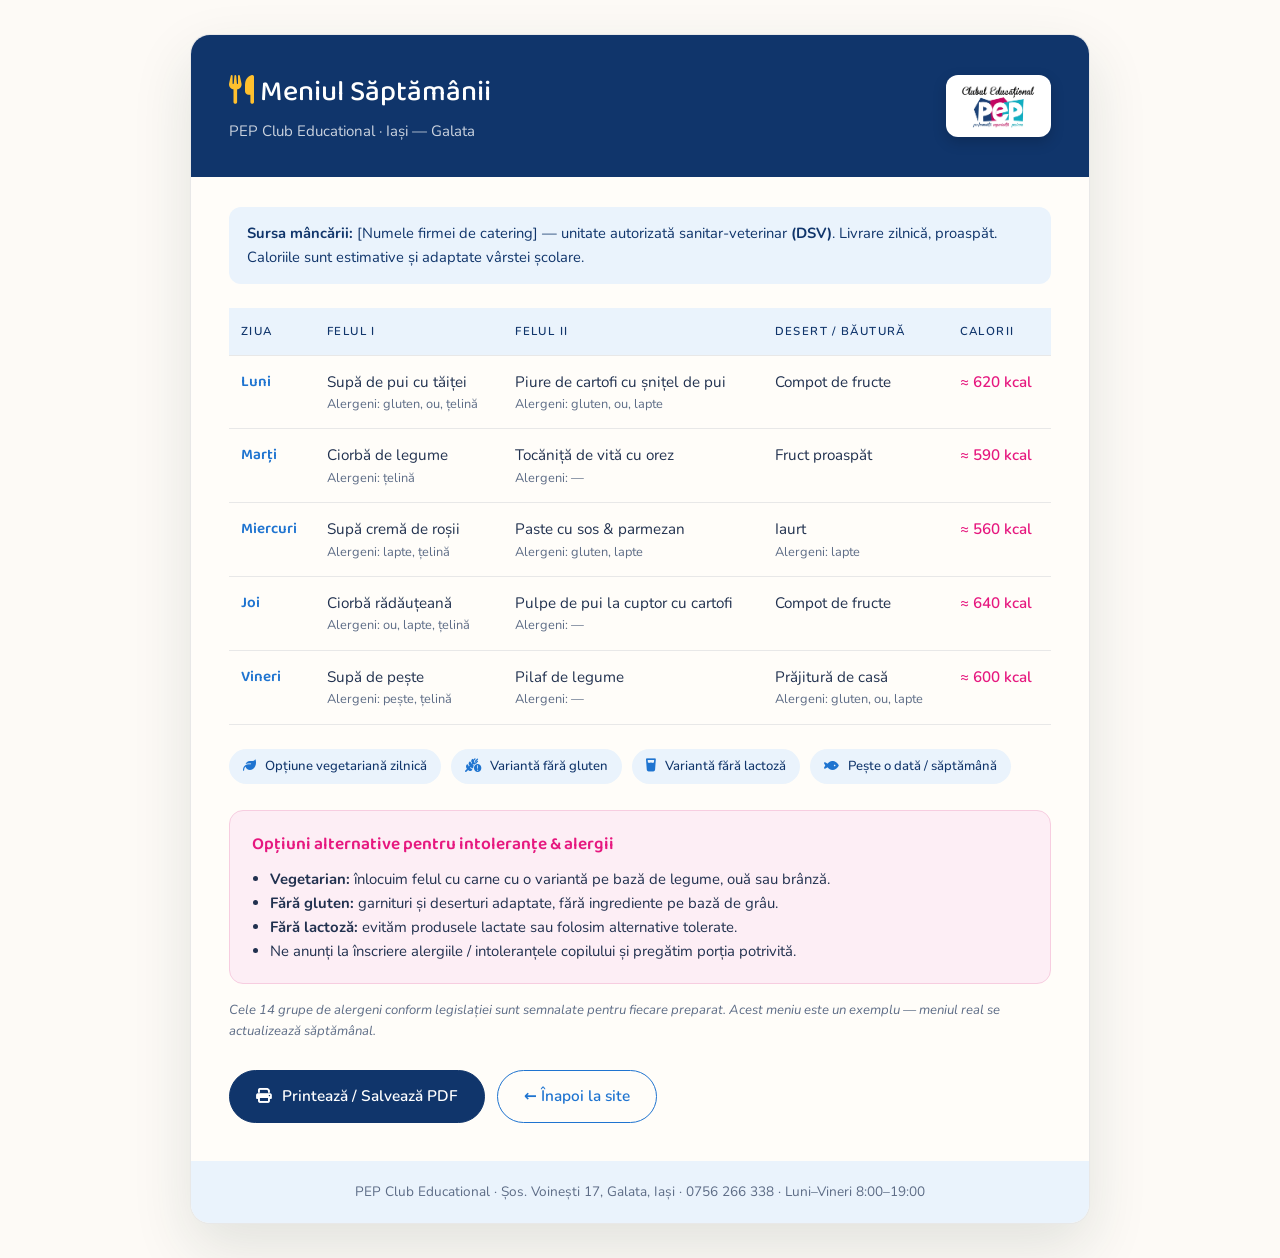
<file: meniu-saptamana.html>
<!DOCTYPE html>
<html lang="ro">
<head>
  <meta charset="UTF-8" />
  <meta name="viewport" content="width=device-width, initial-scale=1.0" />
  <title>Meniul Săptămânii — PEP Club Educational Iași</title>
  <link href="https://fonts.googleapis.com/css2?family=Baloo+2:wght@500;600;700;800&family=Nunito:wght@400;500;600;700;800&display=swap" rel="stylesheet" />
  <link rel="stylesheet" href="https://cdnjs.cloudflare.com/ajax/libs/font-awesome/6.5.2/css/all.min.css" referrerpolicy="no-referrer" />
  <style>
    :root{ --green:#1f74d0; --green-d:#10356b; --green-100:#eaf3fc; --accent:#e6187f; --gold:#ffc02e; --cream:#fdfaf6; --ink:#21314f; --ink-soft:#5d6c86; --line:rgba(33,49,79,.10); --ff:"Nunito",system-ui,sans-serif; --ff-d:"Baloo 2","Nunito",sans-serif; }
    *{box-sizing:border-box;margin:0;padding:0;}
    body{font-family:var(--ff);color:var(--ink);background:var(--cream);line-height:1.6;padding:34px 18px;}
    .sheet{max-width:900px;margin:0 auto;background:#fffdf9;border:1px solid var(--line);border-radius:20px;box-shadow:0 24px 60px rgba(23,61,51,.12);overflow:hidden;}
    .head{background:var(--green-d);color:#fff;padding:34px 38px;display:flex;justify-content:space-between;align-items:center;flex-wrap:wrap;gap:14px;}
    .head h1{font-family:var(--ff-d);font-weight:500;font-size:1.8rem;}
    .head h1 i{color:var(--gold);}
    .head p{opacity:.78;font-size:.94rem;margin-top:4px;}
    .logo-img{height:62px;width:auto;background:#fff;padding:9px 13px;border-radius:12px;box-shadow:0 5px 14px rgba(0,0,0,.18);}
    .body{padding:30px 38px 38px;}
    .src{background:var(--green-100);border-radius:12px;padding:15px 18px;font-size:.92rem;margin-bottom:24px;color:var(--green-d);}
    .src strong{color:var(--green-d);}
    .tbl-wrap{overflow-x:auto;-webkit-overflow-scrolling:touch;}
    table{width:100%;border-collapse:collapse;font-size:.95rem;min-width:480px;}
    th,td{text-align:left;padding:14px 12px;vertical-align:top;border-bottom:1px solid var(--line);}
    th{font-family:var(--ff);font-weight:600;color:var(--green-d);background:#eaf3fc;font-size:.72rem;text-transform:uppercase;letter-spacing:.12em;}
    td.day{font-family:var(--ff-d);font-weight:600;color:var(--green);white-space:nowrap;}
    td.kcal{font-weight:600;color:var(--accent);white-space:nowrap;}
    .alg{font-size:.8rem;color:var(--ink-soft);}
    .legend{display:flex;flex-wrap:wrap;gap:10px;margin-top:24px;}
    .badge{background:var(--green-100);color:var(--green-d);font-weight:500;font-size:.82rem;padding:7px 14px;border-radius:100px;}
    .badge i{margin-right:6px;color:var(--green);} .btn i{margin-right:7px;}
    .alt{margin-top:26px;background:#fdeef5;border:1px solid #f7cde0;border-radius:14px;padding:20px 22px;}
    .alt h3{font-family:var(--ff-d);font-weight:600;color:var(--accent);margin-bottom:10px;font-size:1.08rem;}
    .alt ul{margin-left:18px;font-size:.93rem;}
    .actions{display:flex;gap:12px;flex-wrap:wrap;margin-top:28px;}
    .btn{font-family:var(--ff);font-weight:600;padding:13px 26px;border-radius:100px;border:1.5px solid var(--green);cursor:pointer;text-decoration:none;font-size:.96rem;transition:.2s;}
    .btn-fill{background:var(--green-d);border-color:var(--green-d);color:#fff;}
    .btn-fill:hover{background:#0c241f;}
    .btn-ghost{background:#fffdf9;color:var(--green);}
    .btn-ghost:hover{background:var(--green-100);}
    .foot{padding:20px 38px;background:#eaf3fc;color:var(--ink-soft);font-size:.85rem;text-align:center;}
    .note{font-size:.82rem;color:var(--ink-soft);margin-top:16px;font-style:italic;}
    @media (max-width:540px){ body{padding:14px 8px;} .head,.body,.foot{padding-left:22px;padding-right:22px;} th,td{padding:11px 8px;font-size:.88rem;} .actions .btn{flex:1;text-align:center;justify-content:center;} }
    @media print{ body{background:#fff;padding:0;} .sheet{box-shadow:none;border:0;border-radius:0;} .actions{display:none;} }
  </style>
</head>
<body>
  <div class="sheet">
    <div class="head">
      <div>
        <h1><i class="fa-solid fa-utensils"></i> Meniul Săptămânii</h1>
        <p>PEP Club Educational · Iași — Galata</p>
      </div>
      <img class="logo-img" src="assets/img/logo-pep.png" alt="Clubul Educational PEP — performanță, experiență, pasiune" />
    </div>

    <div class="body">
      <div class="src">
        <strong>Sursa mâncării:</strong> [Numele firmei de catering] — unitate autorizată sanitar-veterinar <strong>(DSV)</strong>. Livrare zilnică, proaspăt. Caloriile sunt estimative și adaptate vârstei școlare.
      </div>

      <div class="tbl-wrap">
      <table>
        <thead>
          <tr>
            <th>Ziua</th>
            <th>Felul I</th>
            <th>Felul II</th>
            <th>Desert / Băutură</th>
            <th>Calorii</th>
          </tr>
        </thead>
        <tbody>
          <tr>
            <td class="day">Luni</td>
            <td>Supă de pui cu tăiței<div class="alg">Alergeni: gluten, ou, țelină</div></td>
            <td>Piure de cartofi cu șnițel de pui<div class="alg">Alergeni: gluten, ou, lapte</div></td>
            <td>Compot de fructe</td>
            <td class="kcal">≈ 620 kcal</td>
          </tr>
          <tr>
            <td class="day">Marți</td>
            <td>Ciorbă de legume<div class="alg">Alergeni: țelină</div></td>
            <td>Tocăniță de vită cu orez<div class="alg">Alergeni: —</div></td>
            <td>Fruct proaspăt</td>
            <td class="kcal">≈ 590 kcal</td>
          </tr>
          <tr>
            <td class="day">Miercuri</td>
            <td>Supă cremă de roșii<div class="alg">Alergeni: lapte, țelină</div></td>
            <td>Paste cu sos &amp; parmezan<div class="alg">Alergeni: gluten, lapte</div></td>
            <td>Iaurt<div class="alg">Alergeni: lapte</div></td>
            <td class="kcal">≈ 560 kcal</td>
          </tr>
          <tr>
            <td class="day">Joi</td>
            <td>Ciorbă rădăuțeană<div class="alg">Alergeni: ou, lapte, țelină</div></td>
            <td>Pulpe de pui la cuptor cu cartofi<div class="alg">Alergeni: —</div></td>
            <td>Compot de fructe</td>
            <td class="kcal">≈ 640 kcal</td>
          </tr>
          <tr>
            <td class="day">Vineri</td>
            <td>Supă de pește<div class="alg">Alergeni: pește, țelină</div></td>
            <td>Pilaf de legume<div class="alg">Alergeni: —</div></td>
            <td>Prăjitură de casă<div class="alg">Alergeni: gluten, ou, lapte</div></td>
            <td class="kcal">≈ 600 kcal</td>
          </tr>
        </tbody>
      </table>
      </div>

      <div class="legend">
        <span class="badge"><i class="fa-solid fa-leaf"></i> Opțiune vegetariană zilnică</span>
        <span class="badge"><i class="fa-solid fa-wheat-awn-circle-exclamation"></i> Variantă fără gluten</span>
        <span class="badge"><i class="fa-solid fa-glass-water"></i> Variantă fără lactoză</span>
        <span class="badge"><i class="fa-solid fa-fish"></i> Pește o dată / săptămână</span>
      </div>

      <div class="alt">
        <h3>Opțiuni alternative pentru intoleranțe &amp; alergii</h3>
        <ul>
          <li><strong>Vegetarian:</strong> înlocuim felul cu carne cu o variantă pe bază de legume, ouă sau brânză.</li>
          <li><strong>Fără gluten:</strong> garnituri și deserturi adaptate, fără ingrediente pe bază de grâu.</li>
          <li><strong>Fără lactoză:</strong> evităm produsele lactate sau folosim alternative tolerate.</li>
          <li>Ne anunți la înscriere alergiile / intoleranțele copilului și pregătim porția potrivită.</li>
        </ul>
      </div>

      <p class="note">Cele 14 grupe de alergeni conform legislației sunt semnalate pentru fiecare preparat. Acest meniu este un exemplu — meniul real se actualizează săptămânal.</p>

      <div class="actions">
        <a href="javascript:window.print()" class="btn btn-fill"><i class="fa-solid fa-print"></i> Printează / Salvează PDF</a>
        <a href="index.html" class="btn btn-ghost">← Înapoi la site</a>
      </div>
    </div>

    <div class="foot">
      PEP Club Educational · Șos. Voinești 17, Galata, Iași · 0756 266 338 · Luni–Vineri 8:00–19:00
    </div>
  </div>
</body>
</html>
</file>
<file: assets/css/style.css>
/* ===================================================================
   PEP Club Educational — Iași
   Stylesheet — paletă jucăușă, vie: albastru + magenta + turcoaz
   (în spiritul brandului PEP: performanță · experiență · pasiune)
   =================================================================== */

:root {
  /* Brand — culorile logo-ului PeP */
  --blue:    #1f74d0;
  --blue-600:#1862b6;
  --blue-700:#155bb0;
  --blue-900:#10356b;
  --magenta: #e6187f;
  --pink:    #ff5fa2;
  --teal:    #14b8c4;
  --teal-600:#0e98a3;
  --purple:  #8b46d6;
  --yellow:  #ffc02e;
  --green:   #79c043;
  --orange:  #ff7a3c;

  /* Neutre calde */
  --ink:      #21314f;
  --ink-soft: #5d6c86;
  --ivory:    #fdfaf6;
  --paper:    #ffffff;
  --cream-2:  #f1f0fb;      /* tentă lila foarte deschisă pentru secțiuni */
  --tint-blue:#eaf3fc;
  --tint-pink:#fdeef5;
  --tint-teal:#e6f7f8;
  --line:     rgba(33,49,79,.10);

  --shadow-sm: 0 1px 2px rgba(33,49,79,.05), 0 3px 10px rgba(33,49,79,.05);
  --shadow-md: 0 14px 34px rgba(33,49,79,.10);
  --shadow-lg: 0 30px 70px rgba(33,49,79,.16);
  --shadow-color: 0 16px 32px rgba(31,116,208,.18);

  --radius: 18px;
  --radius-lg: 28px;
  --maxw: 1160px;
  --ff: "Nunito", system-ui, -apple-system, sans-serif;
  --ff-display: "Baloo 2", "Nunito", system-ui, sans-serif;
}

* { box-sizing: border-box; margin: 0; padding: 0; }

html { scroll-behavior: smooth; scroll-padding-top: 96px; }

body {
  font-family: var(--ff);
  color: var(--ink);
  background: var(--ivory);
  line-height: 1.7;
  font-size: 17px;
  -webkit-font-smoothing: antialiased;
  text-rendering: optimizeLegibility;
}

h1, h2, h3, h4 { font-family: var(--ff-display); line-height: 1.15; color: var(--ink); font-weight: 700; letter-spacing: 0; }
h2 { font-size: clamp(2rem, 3.8vw, 2.9rem); }
h3 { font-size: 1.32rem; font-weight: 700; }
p { margin-bottom: 1rem; }
a { color: var(--blue-700); text-decoration: none; transition: color .15s; }
img { max-width: 100%; display: block; }

/* ---------- Icons (Font Awesome) ---------- */
.btn i { font-size: .92em; }
.trust .dot { font-size: .5em; vertical-align: middle; color: var(--yellow); }
.tl-card h3 i, .menu-card h3 i { margin-right: 9px; color: var(--yellow); }

.container { width: 100%; max-width: var(--maxw); margin: 0 auto; padding: 0 26px; }

.section { padding: 100px 0; position: relative; }
.section--tint  { background: var(--cream-2); }
.section--blue-tint { background: var(--tint-blue); }
.section--pink-tint { background: var(--tint-pink); }
.section--green {
  background: linear-gradient(150deg, #1f74d0 0%, #5b3fd6 60%, #8b46d6 100%);
  color: #eaf1ff;
}
.section--green h2, .section--green h3 { color: #fff; }

.eyebrow {
  display: inline-flex; align-items: center; gap: 9px;
  font-family: var(--ff); font-weight: 800;
  letter-spacing: .14em; text-transform: uppercase;
  font-size: .74rem; color: var(--magenta);
  margin-bottom: 16px;
  background: var(--tint-pink);
  padding: 7px 15px; border-radius: 100px;
}
.eyebrow::before { content:""; width: 8px; height: 8px; border-radius: 50%; background: var(--magenta); }
.section-head { max-width: 730px; margin-bottom: 56px; }
.section-head.center { margin-left: auto; margin-right: auto; text-align: center; }
.section-head.center .eyebrow { justify-content: center; }
.section-head p { color: var(--ink-soft); font-size: 1.12rem; }
.section--green .section-head p { color: #d3def7; }
.section--green .eyebrow { color: #fff; background: rgba(255,255,255,.16); }
.section--green .eyebrow::before { background: var(--yellow); }

/* ---------- Buttons ---------- */
.btn {
  display: inline-flex; align-items: center; gap: 10px;
  font-family: var(--ff-display); font-weight: 600; font-size: 1rem; letter-spacing: .01em;
  padding: 12px 28px; border-radius: 100px; border: 2px solid transparent;
  cursor: pointer; transition: transform .18s ease, box-shadow .2s ease, background .2s ease, color .2s ease;
  text-align: center;
}
.btn:hover { transform: translateY(-2px); }
.btn-primary { background: var(--magenta); color: #fff; box-shadow: var(--shadow-color); box-shadow: 0 12px 24px rgba(230,24,127,.26); }
.btn-primary:hover { background: #c8116c; box-shadow: 0 16px 30px rgba(230,24,127,.32); }
.btn-ghost { background: var(--paper); border-color: var(--line); color: var(--blue-700); }
.btn-ghost:hover { border-color: var(--blue); background: var(--tint-blue); }
.btn-white { background: var(--yellow); color: var(--blue-900); }
.btn-white:hover { background: #ffce54; }
.btn-lg { padding: 15px 34px; font-size: 1.08rem; }

/* ---------- Header / Nav ---------- */
.site-header {
  position: sticky; top: 0; z-index: 100;
  background: rgba(255,255,255,.86);
  backdrop-filter: saturate(160%) blur(12px);
  border-bottom: 1px solid var(--line);
}
.nav { display: flex; align-items: center; justify-content: space-between; height: 78px; }
.brand { display: flex; align-items: center; gap: 12px; }
.brand-logo { height: 56px; width: auto; max-width: 70vw; object-fit: contain; display: block; }
.nav-links { display: flex; align-items: center; gap: 2px; list-style: none; }
.nav-links a { color: var(--ink); font-weight: 700; font-size: .94rem; padding: 9px 14px; border-radius: 100px; transition: background .15s, color .15s; }
.nav-links a:hover { background: var(--tint-blue); color: var(--blue-700); }
.nav-cta { margin-left: 10px; }
.nav-toggle { display: none; background: none; border: 0; cursor: pointer; padding: 8px; }
.nav-toggle span { display:block; width:25px; height:2.5px; background: var(--blue-900); border-radius:3px; margin:6px 0; transition:.25s; }
.nav-toggle.open span:nth-child(1){ transform: translateY(8.5px) rotate(45deg); }
.nav-toggle.open span:nth-child(2){ opacity:0; }
.nav-toggle.open span:nth-child(3){ transform: translateY(-8.5px) rotate(-45deg); }

/* ---------- Hero ---------- */
.hero { position: relative; overflow: hidden; background: var(--ivory); padding: 86px 0 100px; }
.hero::before {
  content:""; position:absolute; inset:0; pointer-events:none;
  background:
    radial-gradient(42% 50% at 88% 4%, rgba(20,184,196,.18), transparent 60%),
    radial-gradient(40% 44% at 4% 92%, rgba(255,192,46,.18), transparent 60%),
    radial-gradient(36% 40% at 70% 96%, rgba(230,24,127,.10), transparent 60%);
}
/* puncte confetti decorative */
.hero::after {
  content:""; position:absolute; inset:0; pointer-events:none; opacity:.5;
  background-image:
    radial-gradient(circle, var(--pink) 0 6px, transparent 7px),
    radial-gradient(circle, var(--teal) 0 5px, transparent 6px),
    radial-gradient(circle, var(--yellow) 0 5px, transparent 6px);
  background-position: 12% 22%, 90% 70%, 78% 16%;
  background-repeat: no-repeat;
  background-size: 40px 40px;
}
.hero-grid { position: relative; z-index: 1; display: grid; grid-template-columns: 1.05fr .95fr; gap: 60px; align-items: center; }
.hero h1 { font-size: clamp(2.4rem, 5vw, 3.7rem); margin-bottom: 20px; font-weight: 800; line-height: 1.08; }
.hero h1 .accent { color: var(--magenta); position: relative; white-space: nowrap; }
.hero h1 .accent::after { content:""; position:absolute; left:0; right:0; bottom:.04em; height:.26em; background: var(--yellow); opacity:.55; border-radius:6px; z-index:-1; }
.hero-lead { font-size: 1.18rem; color: var(--ink-soft); margin-bottom: 30px; max-width: 540px; }
.hero-actions { display: flex; gap: 14px; flex-wrap: wrap; }
.hero-badges { display: flex; gap: 14px 26px; flex-wrap: wrap; margin-top: 38px; }
.hero-badge { display:flex; align-items:center; gap:11px; font-weight:700; color: var(--ink); font-size:.93rem; }
.hero-badge .ic { width:42px; height:42px; border-radius:13px; display:grid; place-items:center; font-size:1.05rem; color:#fff; }
.hero-badge:nth-child(1) .ic { background: var(--blue); }
.hero-badge:nth-child(2) .ic { background: var(--teal); }
.hero-badge:nth-child(3) .ic { background: var(--orange); }

.hero-card {
  position: relative; background: var(--paper); border-radius: var(--radius-lg);
  box-shadow: var(--shadow-lg); padding: 18px; border:1px solid var(--line);
  transform: rotate(1.4deg);
}
.hero-photo {
  height: 380px; border-radius: var(--radius); overflow:hidden;
  display:block; position:relative;
}
.hero-photo img { width:100%; height:100%; object-fit: cover; }
.hero-mini { display:grid; grid-template-columns: repeat(3,1fr); gap:10px; margin-top:14px; padding: 0 4px 4px; }
.hero-mini div { border-radius:14px; padding:14px 8px; text-align:center; }
.hero-mini div:nth-child(1){ background: var(--tint-blue); }
.hero-mini div:nth-child(2){ background: var(--tint-pink); }
.hero-mini div:nth-child(3){ background: var(--tint-teal); }
.hero-mini strong { display:block; font-family: var(--ff-display); font-weight:800; font-size:1.4rem; color: var(--blue-700); }
.hero-mini div:nth-child(2) strong { color: var(--magenta); }
.hero-mini div:nth-child(3) strong { color: var(--teal-600); }
.hero-mini span { font-size:.74rem; color: var(--ink-soft); font-weight:700; }
.hero-floaty {
  position:absolute; top:-16px; right:-12px; z-index:2; background: var(--yellow); color: var(--blue-900);
  font-family: var(--ff-display); font-weight:700; padding:9px 18px; border-radius:100px;
  box-shadow: var(--shadow-md); font-size:.9rem; letter-spacing:.01em; transform: rotate(4deg);
}
.hero-floaty i { color: var(--magenta); margin-left:4px; }

/* ---------- Trust strip ---------- */
.trust { background: var(--blue-900); color: #cfe0f5; }
.trust .container { display:flex; flex-wrap:wrap; gap: 12px 40px; justify-content:center; padding: 20px 26px; }
.trust span { display:flex; align-items:center; gap:10px; font-weight:600; font-size:.92rem; }

/* ---------- Cards / grids ---------- */
.grid { display: grid; gap: 26px; }
.grid-2 { grid-template-columns: repeat(2, 1fr); }
.grid-3 { grid-template-columns: repeat(3, 1fr); }
.grid-4 { grid-template-columns: repeat(4, 1fr); }

.card {
  background: var(--paper); border-radius: var(--radius); padding: 30px;
  border: 1px solid var(--line);
  transition: transform .22s ease, box-shadow .22s ease;
}
.card:hover { transform: translateY(-5px); box-shadow: var(--shadow-md); }
.card .ic-badge {
  width: 56px; height: 56px; border-radius: 16px; display:grid; place-items:center;
  font-size: 1.5rem; margin-bottom: 18px; color:#fff;
  background: var(--blue);
}
.card h3 { margin-bottom: 10px; }
.card p { color: var(--ink-soft); margin-bottom: 0; font-size: .99rem; }

/* badge-uri colorate ciclic — aer jucăuș */
.grid-3 > .card:nth-child(3n+1) .ic-badge,
.grid-4 > .card:nth-child(4n+1) .ic-badge { background: var(--blue); }
.grid-3 > .card:nth-child(3n+2) .ic-badge,
.grid-4 > .card:nth-child(4n+2) .ic-badge { background: var(--magenta); }
.grid-3 > .card:nth-child(3n+3) .ic-badge,
.grid-4 > .card:nth-child(4n+3) .ic-badge { background: var(--teal); }
.grid-4 > .card:nth-child(4n+4) .ic-badge { background: var(--orange); }

/* ---------- About / story split ---------- */
.split { display:grid; grid-template-columns: 1fr 1fr; gap: 60px; align-items: center; }
.split.flip .split-media { order: -1; }
.media-box {
  border-radius: var(--radius-lg); overflow:hidden; box-shadow: var(--shadow-md);
  min-height: 380px; position:relative; border:5px solid var(--paper); background: var(--cream-2);
}
.media-box img { width:100%; height:100%; min-height:380px; object-fit: cover; }
.media-box::after { content:""; position:absolute; inset:0; border-radius: 22px; box-shadow: inset 0 0 0 1px rgba(255,255,255,.4); pointer-events:none; }
.split-media { position: relative; }
.split-media .blob { position:absolute; z-index:-1; width:140px; height:140px; border-radius:46% 54% 60% 40% / 50% 42% 58% 50%; }
.split-media .blob.b1 { top:-26px; left:-26px; background: var(--yellow); opacity:.55; }
.split-media .blob.b2 { bottom:-30px; right:-22px; background: var(--teal); opacity:.4; }
.quote-block { font-family: var(--ff-display); font-weight:500; border-left: 5px solid var(--magenta); padding: 6px 0 6px 22px; margin: 24px 0; color: var(--blue-900); font-size: 1.3rem; line-height: 1.45; }

/* ---------- Philosophy ---------- */
.philo-list { list-style:none; display:grid; gap:14px; }
.philo-list li { display:flex; gap:16px; align-items:flex-start; background:var(--paper); border:1px solid var(--line); border-radius:16px; padding:18px 20px; }
.philo-list .tick { flex:0 0 auto; width:34px; height:34px; border-radius:11px; color:#fff; display:grid; place-items:center; font-family: var(--ff-display); font-weight:700; font-size:1rem; }
.philo-list li:nth-child(1) .tick { background: var(--blue); }
.philo-list li:nth-child(2) .tick { background: var(--magenta); }
.philo-list li:nth-child(3) .tick { background: var(--teal); }
.philo-list li:nth-child(4) .tick { background: var(--orange); }
.philo-list strong { color: var(--blue-900); }

/* ---------- Team ---------- */
.team-feature { display:grid; grid-template-columns: 1.15fr .85fr; gap: 52px; align-items:center; }
.team-feature .media-box { min-height: 420px; }
.team-feature .media-box img { min-height: 420px; }
.team-points { display:grid; gap:16px; margin: 22px 0 0; }
.team-points li { list-style:none; display:flex; gap:14px; align-items:flex-start; font-weight:600; color: var(--ink); }
.team-points .ic { flex:0 0 auto; width:40px; height:40px; border-radius:12px; display:grid; place-items:center; color:#fff; font-size:1.05rem; }
.team-points li:nth-child(1) .ic { background: var(--blue); }
.team-points li:nth-child(2) .ic { background: var(--magenta); }
.team-points li:nth-child(3) .ic { background: var(--teal); }
.team-points li:nth-child(4) .ic { background: var(--orange); }
.team-points strong { display:block; color: var(--blue-900); }
.team-points span { color: var(--ink-soft); font-size:.95rem; font-weight:600; }

/* ---------- Schedule timeline ---------- */
.timeline { position: relative; max-width: 820px; margin: 0 auto; padding-left: 8px; }
.timeline::before { content:""; position:absolute; left: 96px; top: 8px; bottom: 8px; width:2px; background: rgba(255,255,255,.28); }
.tl-item { display:grid; grid-template-columns: 88px 1fr; gap: 28px; margin-bottom: 18px; position:relative; }
.tl-time { font-family: var(--ff-display); font-weight:700; color: var(--yellow); text-align:right; padding-top:15px; font-size:1rem; }
.tl-card { background: rgba(255,255,255,.12); border:1px solid rgba(255,255,255,.18); border-radius:16px; padding:18px 22px; position:relative; backdrop-filter: blur(2px); }
.tl-card::before { content:""; position:absolute; left:-25px; top:21px; width:13px; height:13px; border-radius:50%; background: var(--yellow); border:3px solid #5b3fd6; }
.tl-card h3 { color:#fff; font-size:1.1rem; margin-bottom:5px; font-weight:700; }
.tl-card p { color:#dce6fb; margin-bottom:0; font-size:.94rem; }

/* ---------- Logistics ---------- */
.logi-grid { display:grid; grid-template-columns: 1.1fr .9fr; gap: 50px; align-items:center; }
.logi-steps { counter-reset: step; display:grid; gap:14px; }
.logi-steps li { list-style:none; display:flex; gap:18px; align-items:flex-start; background:var(--paper); border:1px solid var(--line); padding:18px 22px; border-radius:16px; }
.logi-steps li::before { counter-increment: step; content: counter(step); flex:0 0 auto; width:38px; height:38px; border-radius:50%; background: var(--blue); color: #fff; display:grid; place-items:center; font-family: var(--ff-display); font-weight:700; }
.logi-steps li:nth-child(2)::before { background: var(--magenta); }
.logi-steps li:nth-child(3)::before { background: var(--teal); }
.logi-steps li:nth-child(4)::before { background: var(--orange); }
.logi-steps li:nth-child(5)::before { background: var(--purple); }
.logi-steps strong { display:block; color: var(--blue-900); }
.logi-steps span { color: var(--ink-soft); font-size:.95rem; font-weight:600; }
.safety-card { background:var(--paper); border-radius: var(--radius-lg); padding:34px; box-shadow: var(--shadow-md); border:1px solid var(--line); border-top:5px solid var(--teal); }
.safety-card ul { list-style:none; display:grid; gap:13px; margin-top:8px; }
.safety-card li { display:flex; gap:12px; align-items:center; font-weight:700; color: var(--blue-900); }
.safety-card .ic { color:#fff; background: var(--teal); width:26px; height:26px; border-radius:50%; display:grid; place-items:center; font-size:.78rem; flex:0 0 auto; }

/* ---------- Homework feature ---------- */
.ratio-banner { display:flex; align-items:center; gap:26px; flex-wrap:wrap; background: linear-gradient(135deg, var(--blue) 0%, var(--purple) 100%); color:#eaf1ff; border-radius: var(--radius-lg); padding: 38px 42px; box-shadow: var(--shadow-md); margin-bottom: 40px; }
.ratio-banner .num { font-family: var(--ff-display); font-weight:800; font-size:3.8rem; line-height:1; color: var(--yellow); }
.ratio-banner .txt { font-size:1.04rem; max-width:560px; color:#dce6fb; }
.ratio-banner .txt strong { font-size:1.14rem; color:#fff; font-weight:700; }

/* ---------- Options ---------- */
.opt-card { text-align:center; padding-top:32px; }
.opt-card .ic-badge { margin: 0 auto 16px; }
.tag { display:inline-block; font-family: var(--ff-display); font-size:.72rem; font-weight:600; text-transform:uppercase; letter-spacing:.06em; padding:5px 14px; border-radius:100px; }
.tag-in { background: var(--tint-teal); color: var(--teal-600); }
.tag-extra { background: var(--tint-pink); color: var(--magenta); }

/* ---------- Pricing ---------- */
.price-grid { display:grid; grid-template-columns: repeat(3,1fr); gap:26px; align-items:stretch; }
.price-card { background:var(--paper); border-radius: var(--radius-lg); padding: 36px 30px; border:1px solid var(--line); display:flex; flex-direction:column; transition: transform .22s, box-shadow .22s; }
.price-card:hover { transform: translateY(-5px); box-shadow: var(--shadow-md); }
.price-card.featured { border:2px solid var(--magenta); box-shadow: var(--shadow-md); position:relative; }
.price-card.featured::before { content:"Cel mai ales"; position:absolute; top:-13px; left:50%; transform:translateX(-50%); background: var(--magenta); color:#fff; font-family:var(--ff-display); font-weight:600; font-size:.74rem; letter-spacing:.04em; text-transform:uppercase; padding:5px 16px; border-radius:100px; white-space:nowrap; }
.price-name { font-family: var(--ff-display); font-weight:700; font-size:1.32rem; color: var(--blue-900); }
.price-amt { font-family: var(--ff-display); font-weight:800; font-size:2.7rem; color: var(--blue); margin: 8px 0 2px; }
.price-card.featured .price-amt { color: var(--magenta); }
.price-amt small { font-size:1rem; color: var(--ink-soft); font-weight:700; font-family: var(--ff); }
.price-note { color: var(--ink-soft); font-size:.92rem; font-weight:600; margin-bottom:22px; }
.price-card ul { list-style:none; display:grid; gap:12px; margin-bottom:26px; flex:1; }
.price-card li { display:flex; gap:11px; align-items:flex-start; font-size:.96rem; color: var(--ink); font-weight:600; }
.price-card li::before { content:"\2713"; color: var(--teal); font-weight:800; }
.price-card li.off { color:#9aa6ba; }
.price-card li.off::before { content:"\2013"; color:#c4ccd8; }
.addons { display:flex; gap:14px; flex-wrap:wrap; justify-content:center; margin-top:32px; }
.addon { background:var(--paper); border:1px solid var(--line); border-radius:14px; padding:14px 20px; font-weight:700; color: var(--blue-900); display:flex; gap:10px; align-items:center; }
.addon i { color: var(--magenta); }
.addon span { color: var(--magenta); font-weight:800; }
.price-disclaimer { text-align:center; color: var(--ink-soft); font-size:.94rem; font-weight:600; margin-top:28px; }

/* ---------- Menu / nutrition ---------- */
.menu-feature { display:grid; grid-template-columns: 1fr 1fr; gap: 50px; align-items:center; }
.menu-card { background:var(--paper); border-radius: var(--radius-lg); padding: 36px; box-shadow: var(--shadow-md); border:1px solid var(--line); border-top:5px solid var(--yellow); }
.menu-day { display:flex; justify-content:space-between; gap:14px; padding:14px 0; border-bottom:1px solid var(--line); }
.menu-day:last-child { border-bottom:0; }
.menu-day .d { font-family: var(--ff-display); font-weight:700; color: var(--blue-700); flex:0 0 92px; }
.menu-day .meal { color: var(--ink); font-size:.95rem; font-weight:600; }
.menu-day .kcal { color: var(--magenta); font-weight:800; font-size:.84rem; white-space:nowrap; }
.nutri-points { display:grid; gap:16px; }
.nutri-points li { list-style:none; display:flex; gap:16px; background:var(--paper); border:1px solid var(--line); padding:18px 20px; border-radius:16px; }
.nutri-points .ic { width:46px; height:46px; flex:0 0 auto; border-radius:13px; color:#fff; display:grid; place-items:center; font-size:1.15rem; }
.nutri-points li:nth-child(1) .ic { background: var(--blue); }
.nutri-points li:nth-child(2) .ic { background: var(--magenta); }
.nutri-points li:nth-child(3) .ic { background: var(--teal); }
.nutri-points li:nth-child(4) .ic { background: var(--orange); }
.nutri-points strong { color: var(--blue-900); }
.diet-badges { display:flex; gap:10px; flex-wrap:wrap; margin-top:20px; }
.diet-badge { background: var(--tint-teal); color: var(--teal-600); font-weight:700; font-size:.84rem; padding:8px 15px; border-radius:100px; }
.diet-badge i { margin-right:6px; }

/* ---------- Gallery ---------- */
.gallery { display:grid; grid-template-columns: repeat(4,1fr); grid-auto-rows: 200px; gap:16px; }
.gallery .tile { border-radius: var(--radius); overflow:hidden; position:relative; display:block; box-shadow: var(--shadow-sm); transition: transform .25s; cursor:pointer; }
.gallery .tile img { width:100%; height:100%; object-fit: cover; transition: transform .4s ease; }
.gallery .tile:hover { transform: translateY(-3px); box-shadow: var(--shadow-md); }
.gallery .tile:hover img { transform: scale(1.06); }
.gallery .tile .label { position:absolute; left:0; right:0; bottom:0; padding:18px 16px 14px; font-family: var(--ff-display); font-weight:600; font-size:.98rem; color:#fff; background: linear-gradient(transparent, rgba(16,53,107,.78)); text-align:left; z-index:1; }
.gallery .wide { grid-column: span 2; }
.gallery .tall { grid-row: span 2; }

/* ---------- Contact ---------- */
.contact-grid { display:grid; grid-template-columns: 1fr 1fr; gap:50px; }
.contact-info { display:grid; gap:16px; align-content:start; }
.ci-row { display:flex; gap:15px; align-items:flex-start; }
.ci-row .ic { width:48px; height:48px; flex:0 0 auto; border-radius:14px; color:#fff; display:grid; place-items:center; font-size:1.15rem; }
.ci-row:nth-child(1) .ic { background: var(--blue); }
.ci-row:nth-child(2) .ic { background: var(--magenta); }
.ci-row:nth-child(3) .ic { background: var(--teal); }
.ci-row:nth-child(4) .ic { background: var(--orange); }
.ci-row:nth-child(5) .ic { background: var(--purple); }
.ci-row strong { display:block; color: var(--blue-900); }
.ci-row span, .ci-row a { color: var(--ink-soft); font-weight:600; }
.form-card { background:var(--paper); border-radius: var(--radius-lg); padding:36px; box-shadow: var(--shadow-md); border:1px solid var(--line); border-top:5px solid var(--magenta); }
.field { margin-bottom:16px; }
.field label { display:block; font-weight:700; color: var(--blue-900); margin-bottom:7px; font-size:.92rem; }
.field input, .field select, .field textarea {
  width:100%; padding:13px 15px; border:2px solid var(--line); border-radius:13px;
  font-family: var(--ff); font-size:1rem; font-weight:600; background: var(--ivory); color: var(--ink); transition: border .15s, background .15s;
}
.field input:focus, .field select:focus, .field textarea:focus { outline:none; border-color: var(--blue); background:var(--paper); }
.field textarea { resize: vertical; min-height: 110px; }
.form-note { font-size:.84rem; color: var(--ink-soft); font-weight:600; margin-top:6px; }
.form-success { display:none; background: var(--tint-teal); color: var(--teal-600); padding:14px 16px; border-radius:13px; font-weight:800; margin-top:14px; }

.map-embed { border:0; width:100%; height:300px; border-radius: var(--radius); margin-top: 26px; box-shadow: var(--shadow-sm); }

.schools-strip { display:flex; gap:12px; flex-wrap:wrap; margin-top:18px; }
.school-chip { background:var(--paper); border:1px solid var(--line); border-radius:100px; padding:9px 18px; font-weight:700; color: var(--blue-900); font-size:.9rem; display:flex; gap:9px; align-items:center; }
.school-chip span { color: var(--teal); }

/* ---------- CTA band ---------- */
.cta-band { background: linear-gradient(135deg, var(--magenta) 0%, var(--purple) 55%, var(--blue) 100%); color:#fff; border-radius: var(--radius-lg); padding: 62px; text-align:center; position:relative; overflow:hidden; }
.cta-band::before { content:""; position:absolute; inset:0;
  background-image: radial-gradient(circle, rgba(255,255,255,.5) 0 7px, transparent 8px), radial-gradient(circle, rgba(255,255,255,.35) 0 5px, transparent 6px);
  background-position: 8% 20%, 92% 78%; background-repeat:no-repeat; background-size:60px 60px; }
.cta-band > * { position:relative; }
.cta-band h2 { color:#fff; }
.cta-band p { color:#ffe6f2; font-size:1.1rem; max-width:560px; margin:14px auto 30px; }

/* ---------- Footer ---------- */
.site-footer { background: var(--blue-900); color: #aebfda; padding: 64px 0 28px; }
.footer-grid { display:grid; grid-template-columns: 1.5fr 1fr 1fr 1fr; gap:40px; margin-bottom:40px; }
.site-footer h4 { color:#fff; margin-bottom:16px; font-size:1.05rem; font-weight:700; }
.site-footer a { color:#aebfda; display:block; padding:5px 0; font-size:.94rem; font-weight:600; }
.site-footer a:hover { color: var(--yellow); }
.footer-brand .brand { margin-bottom:16px; }
.brand-logo--footer { height:64px; background:#fff; padding:10px 14px; border-radius:14px; box-shadow:0 6px 18px rgba(0,0,0,.18); }
.footer-brand p { font-size:.95rem; color:#93a6c6; max-width:300px; }
.footer-social { display:flex; gap:10px; margin-top:16px; }
.footer-social a { width:42px; height:42px; border-radius:13px; background: rgba(255,255,255,.1); display:grid; place-items:center; color:#fff; }
.footer-social a:hover { background: var(--magenta); color:#fff; }
.footer-bottom { border-top:1px solid rgba(255,255,255,.12); padding-top:24px; display:flex; justify-content:space-between; flex-wrap:wrap; gap:10px; font-size:.86rem; color:#8295b7; }

/* ---------- Reveal on scroll ---------- */
.reveal { opacity:0; transform: translateY(22px); transition: opacity .7s ease, transform .7s ease; }
.reveal.in { opacity:1; transform:none; }

/* ---------- Responsive ---------- */
@media (max-width: 1180px) {
  .container { padding: 0 28px; }
}
@media (max-width: 1080px) {
  .hero-grid { gap: 44px; }
  .gallery { grid-auto-rows: 176px; }
}
@media (max-width: 980px) {
  .hero-grid { grid-template-columns: 1fr; gap: 44px; }
  .hero-card { transform: none; }
  .split, .logi-grid, .menu-feature, .contact-grid, .team-feature { grid-template-columns: 1fr; gap: 40px; }
  .split.flip .split-media, .team-feature .split-media { order: 0; }
  .grid-4 { grid-template-columns: repeat(2,1fr); }
  .grid-4 > .card:nth-child(2n+1) .ic-badge { background: var(--blue); }
  .grid-4 > .card:nth-child(2n+2) .ic-badge { background: var(--magenta); }
  .price-grid { grid-template-columns: 1fr; max-width:440px; margin:0 auto; }
  .gallery { grid-template-columns: repeat(2,1fr); }
  .footer-grid { grid-template-columns: 1fr 1fr; }
  .section { padding: 78px 0; }
}
@media (max-width: 720px) {
  .nav-links {
    position: absolute; top: 78px; left:0; right:0; flex-direction: column; align-items: stretch;
    background: var(--paper); padding: 14px 22px 22px; gap:4px; box-shadow: var(--shadow-md);
    border-bottom:1px solid var(--line);
    transform: translateY(-12px); opacity:0; pointer-events:none; transition:.2s;
  }
  .nav-links.open { transform:none; opacity:1; pointer-events:auto; }
  .nav-links a { padding: 12px 14px; }
  .nav-cta { margin: 8px 0 0; }
  .nav-toggle { display:block; }
  .brand-logo { height: 46px; }
  .grid-2, .grid-3, .grid-4 { grid-template-columns: 1fr; }
  .timeline::before { left: 72px; }
  .tl-item { grid-template-columns: 66px 1fr; gap:18px; }
  .section { padding: 62px 0; }
  .cta-band { padding: 44px 24px; }
  .footer-grid { grid-template-columns: 1fr; }
  .ratio-banner { padding: 30px 26px; }
  .ratio-banner .num { font-size: 3rem; }
}
@media (max-width: 480px) {
  body { font-size: 16px; }
  .brand-logo { height: 40px; }
  .container { padding: 0 18px; }
  .section { padding: 52px 0; }
  .hero { padding: 56px 0 70px; }
  .hero-actions .btn, .menu-feature .btn { width: 100%; justify-content: center; }
  .hero-badges { gap: 14px; }
  .hero-card { padding: 14px; }
  .hero-photo { height: 300px; }
  .hero-mini { gap: 8px; }
  .hero-mini div { padding: 12px 6px; }
  .hero-floaty { right: 4px; top: -12px; font-size: .82rem; padding: 8px 14px; }
  .gallery { grid-template-columns: 1fr; grid-auto-rows: 220px; }
  .gallery .wide, .gallery .tall { grid-column: auto; grid-row: auto; }
  .addons { flex-direction: column; }
  .addon { justify-content: space-between; }
  .card, .menu-card, .form-card, .safety-card, .price-card { padding: 24px; }
  .quote-block { font-size: 1.14rem; }
  .trust .container { gap: 12px 22px; }
  .section-head { margin-bottom: 40px; }
}
</file>
